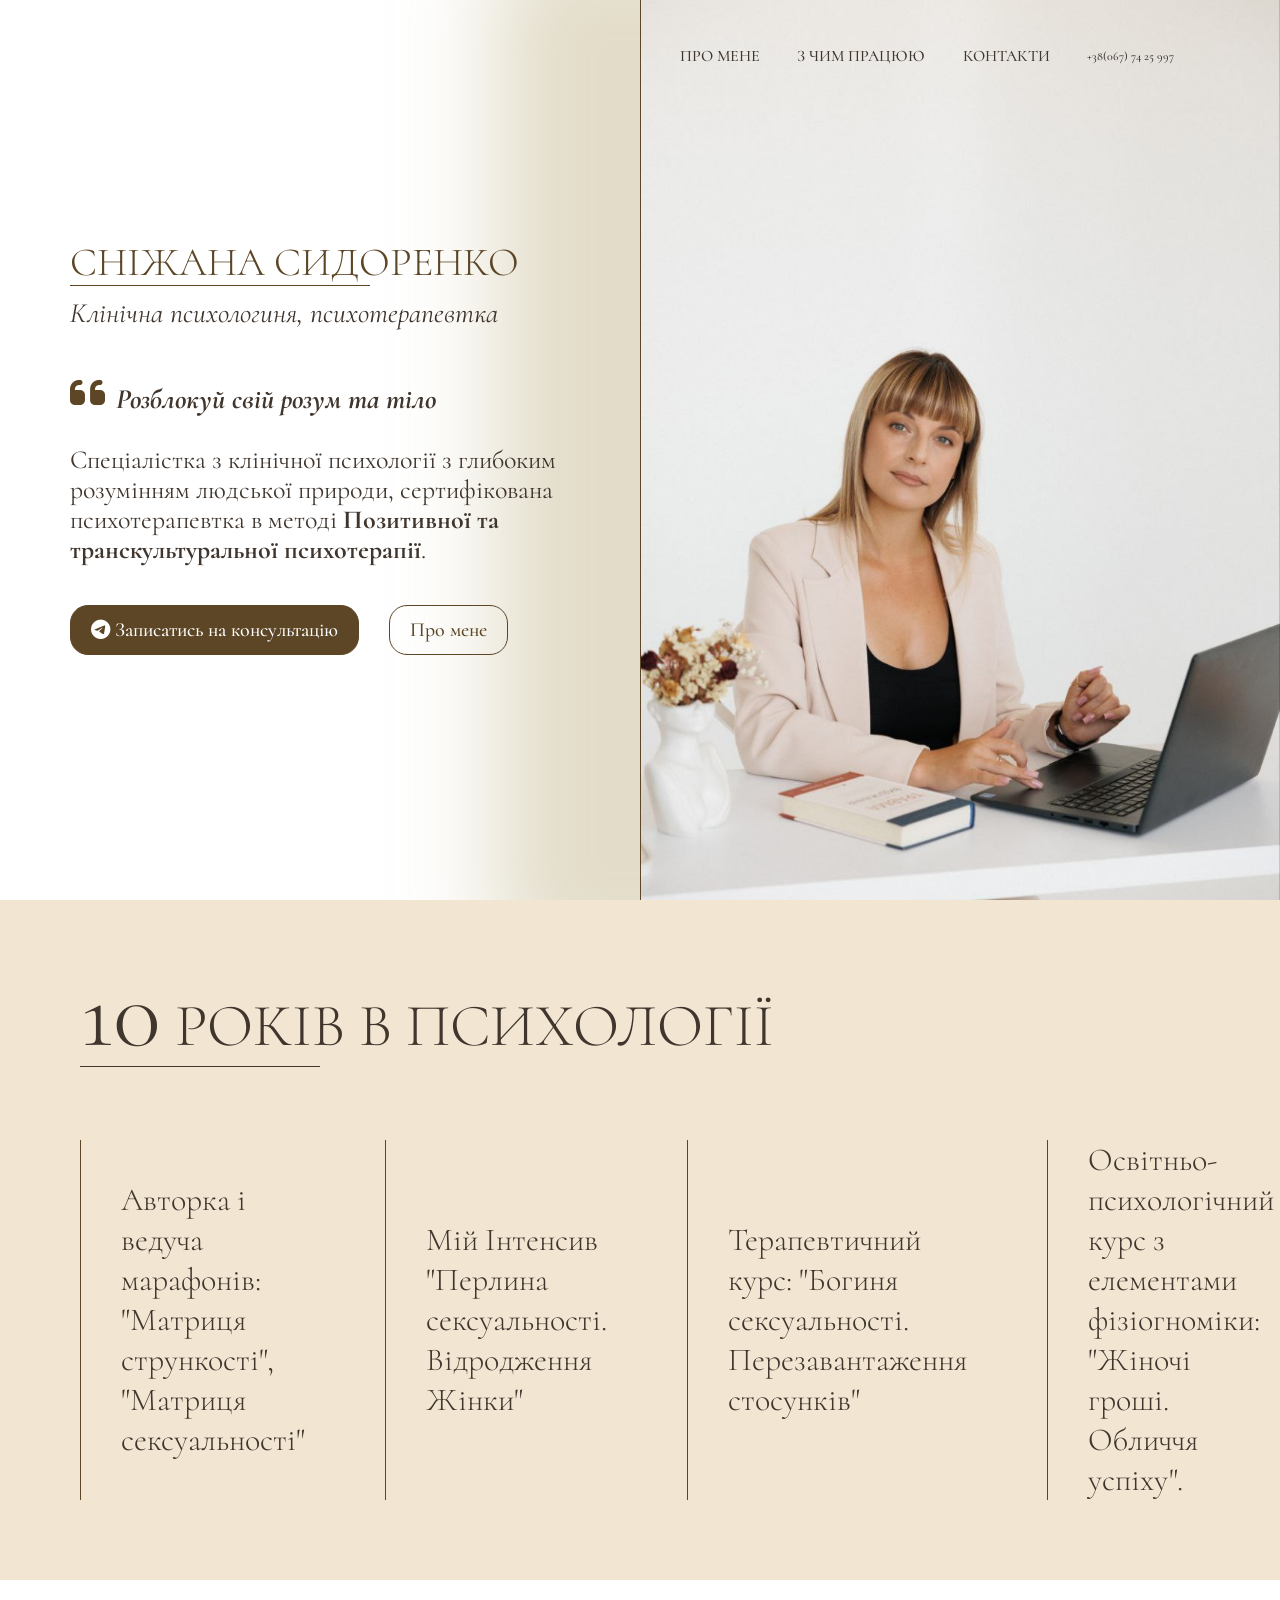
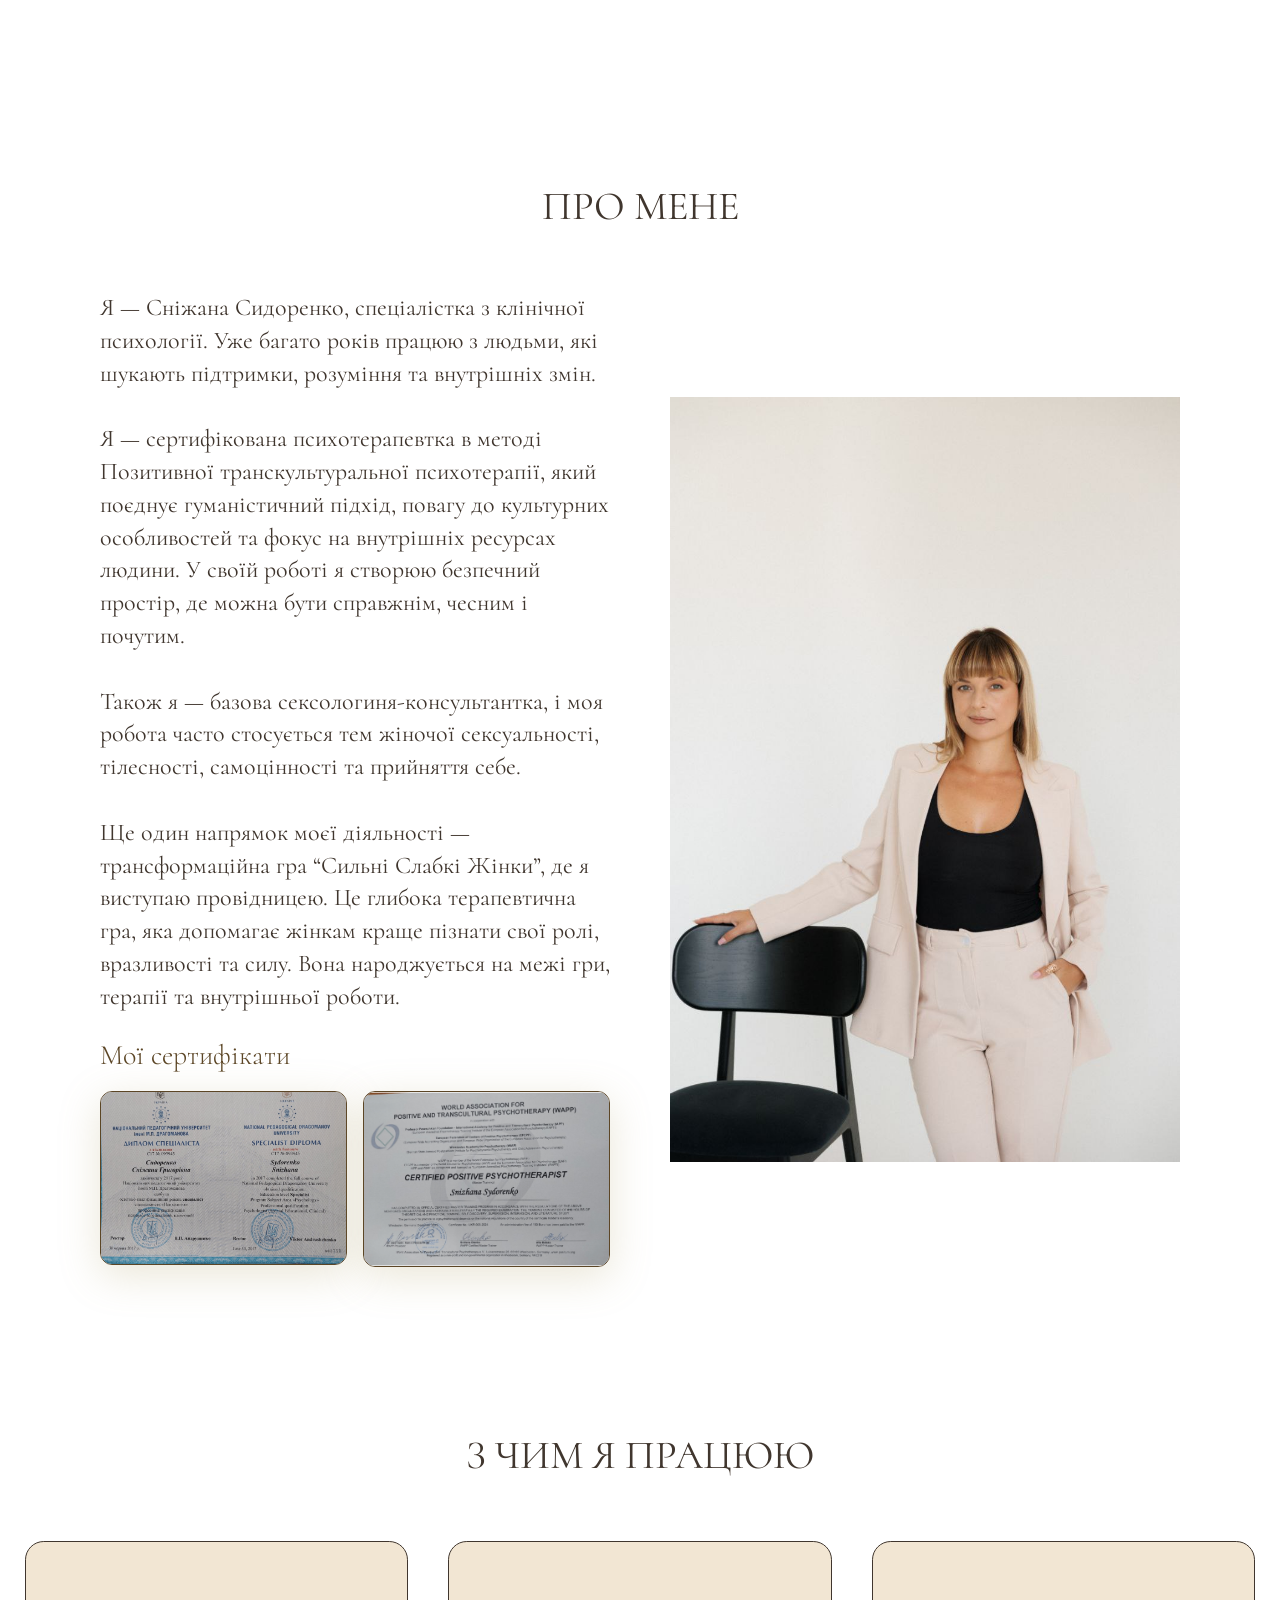
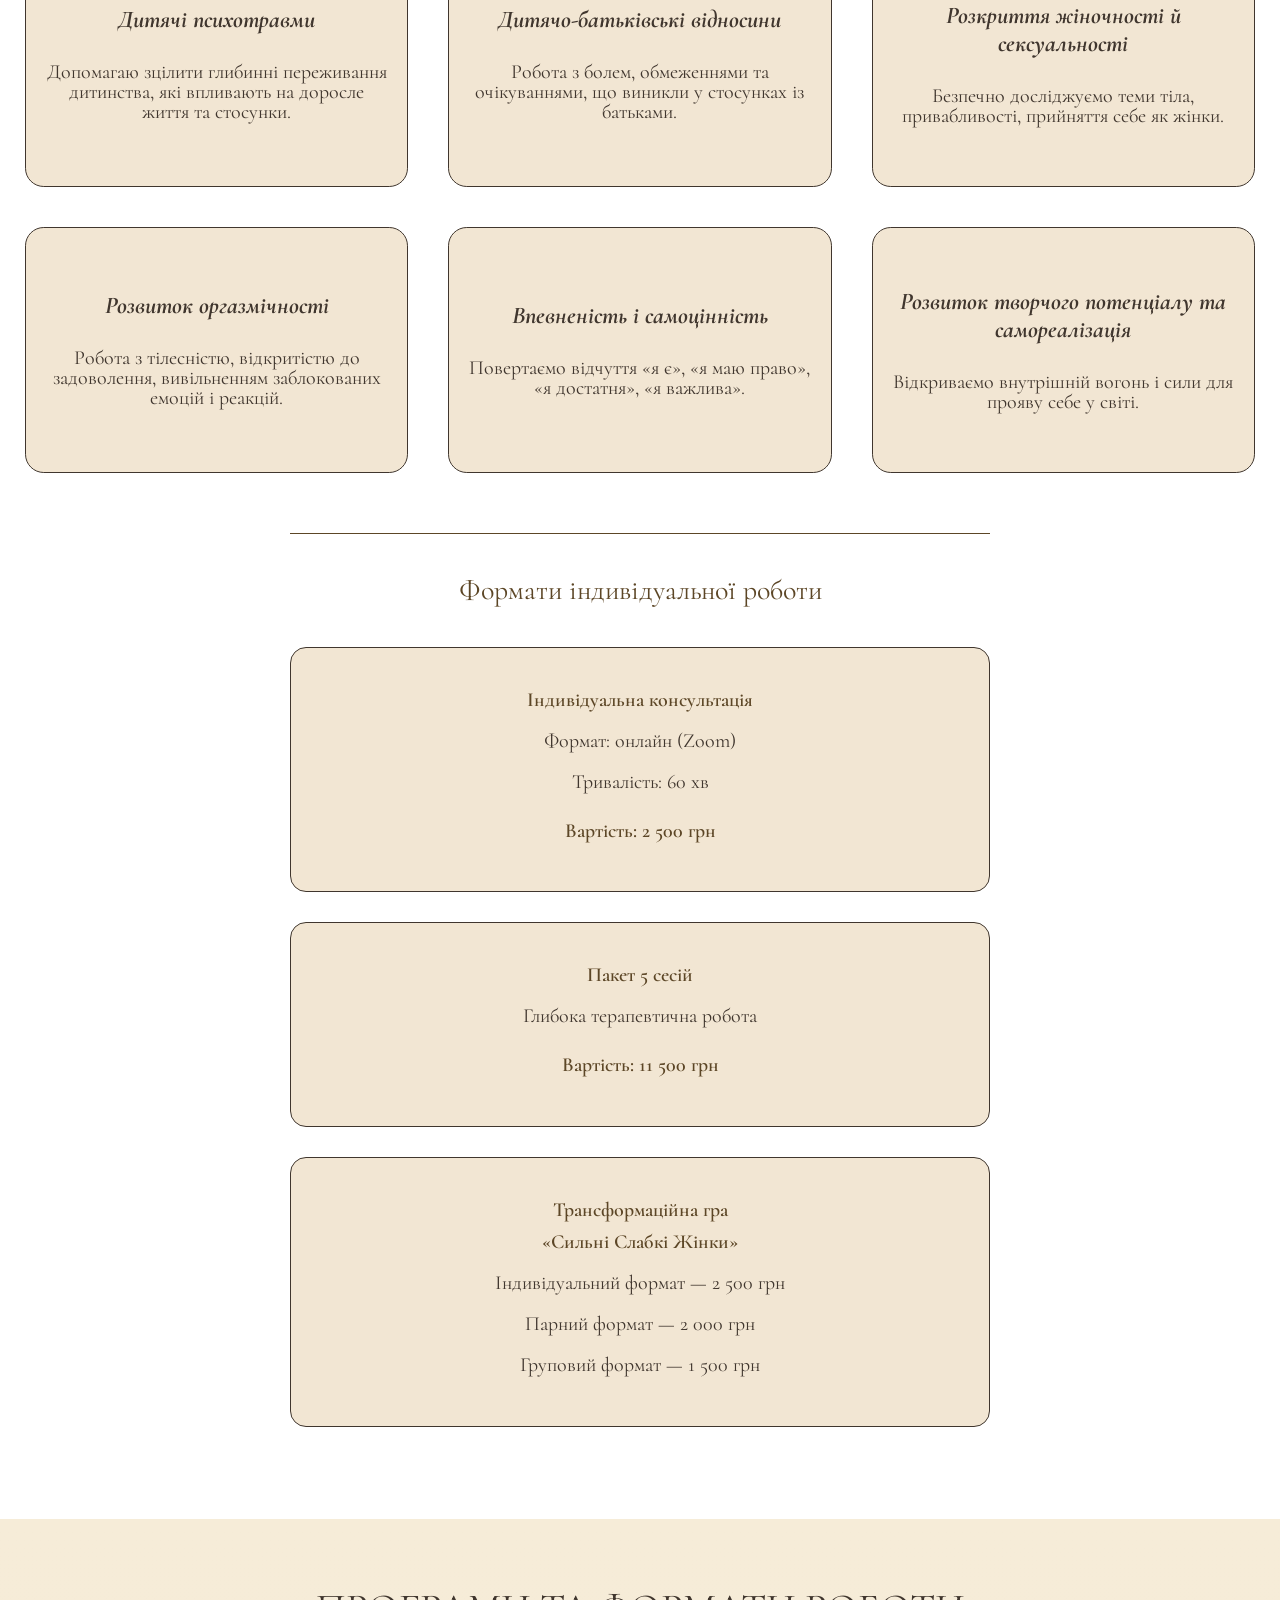
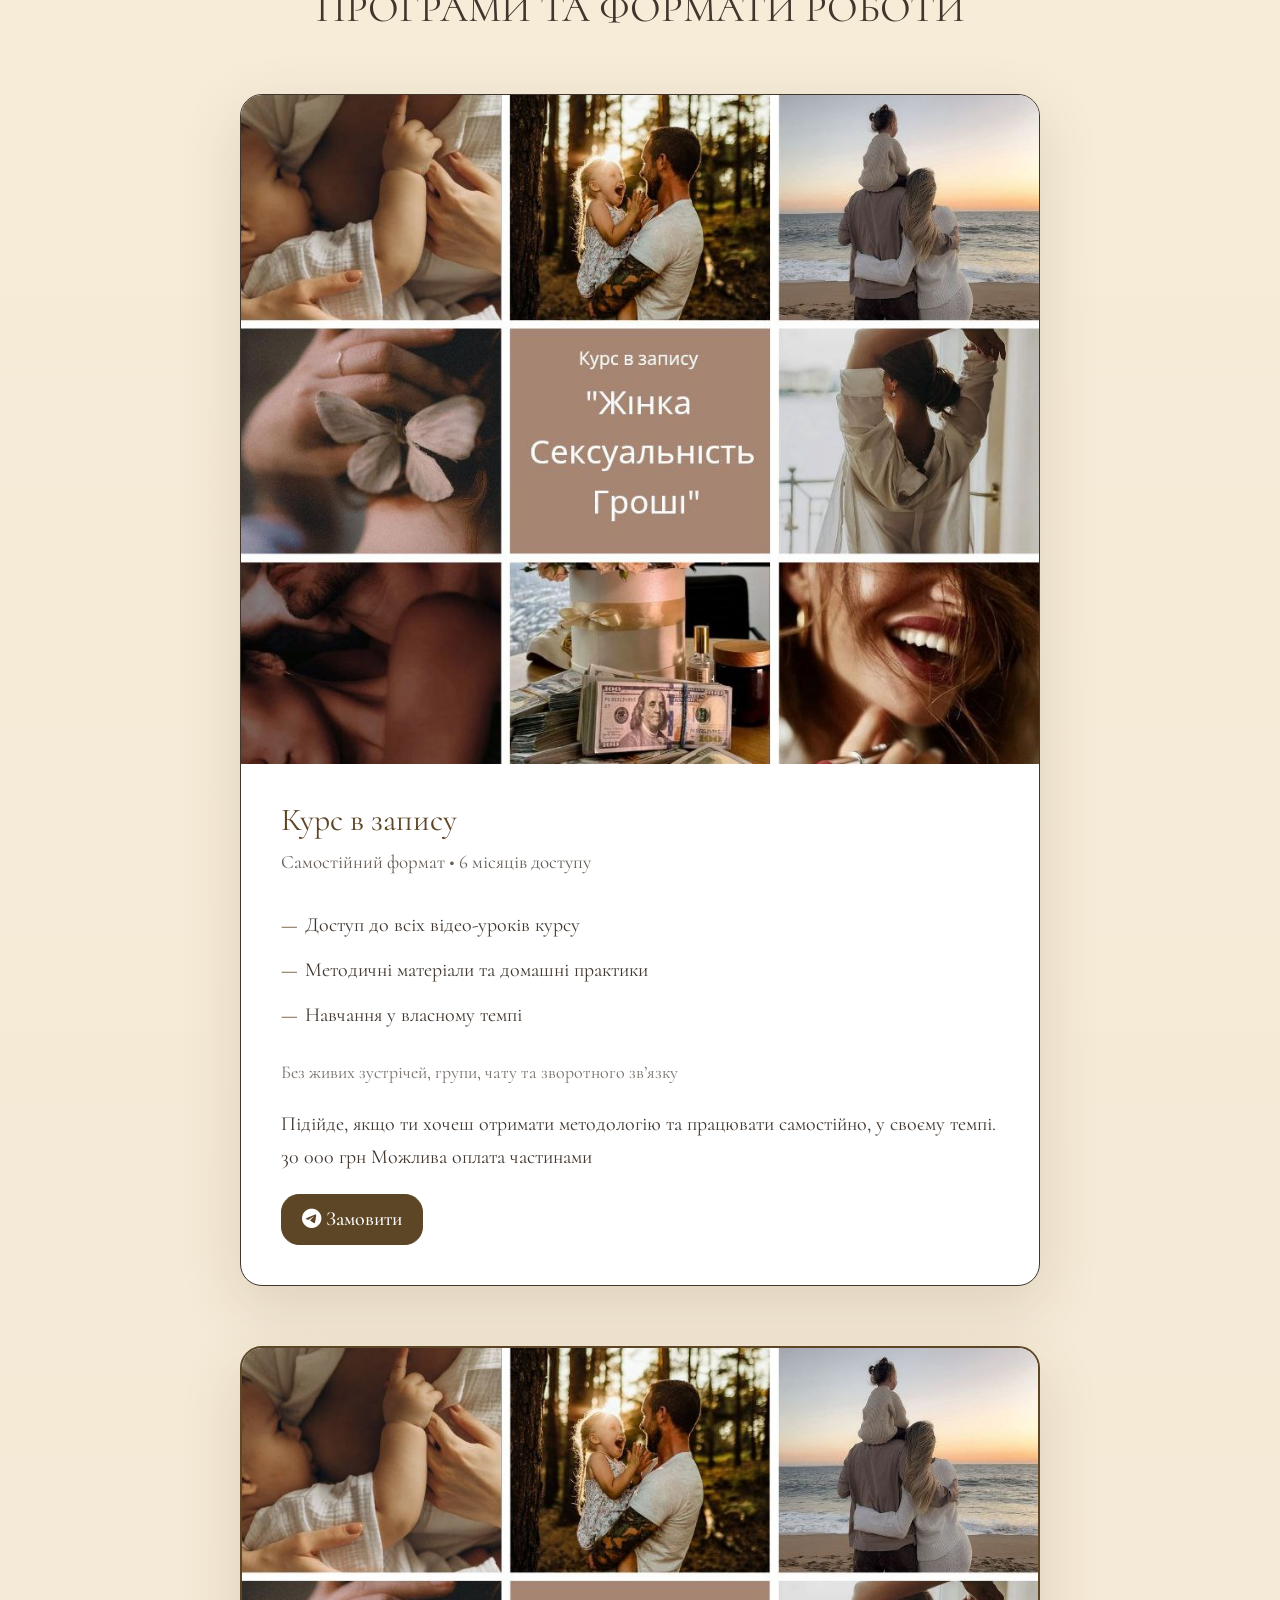
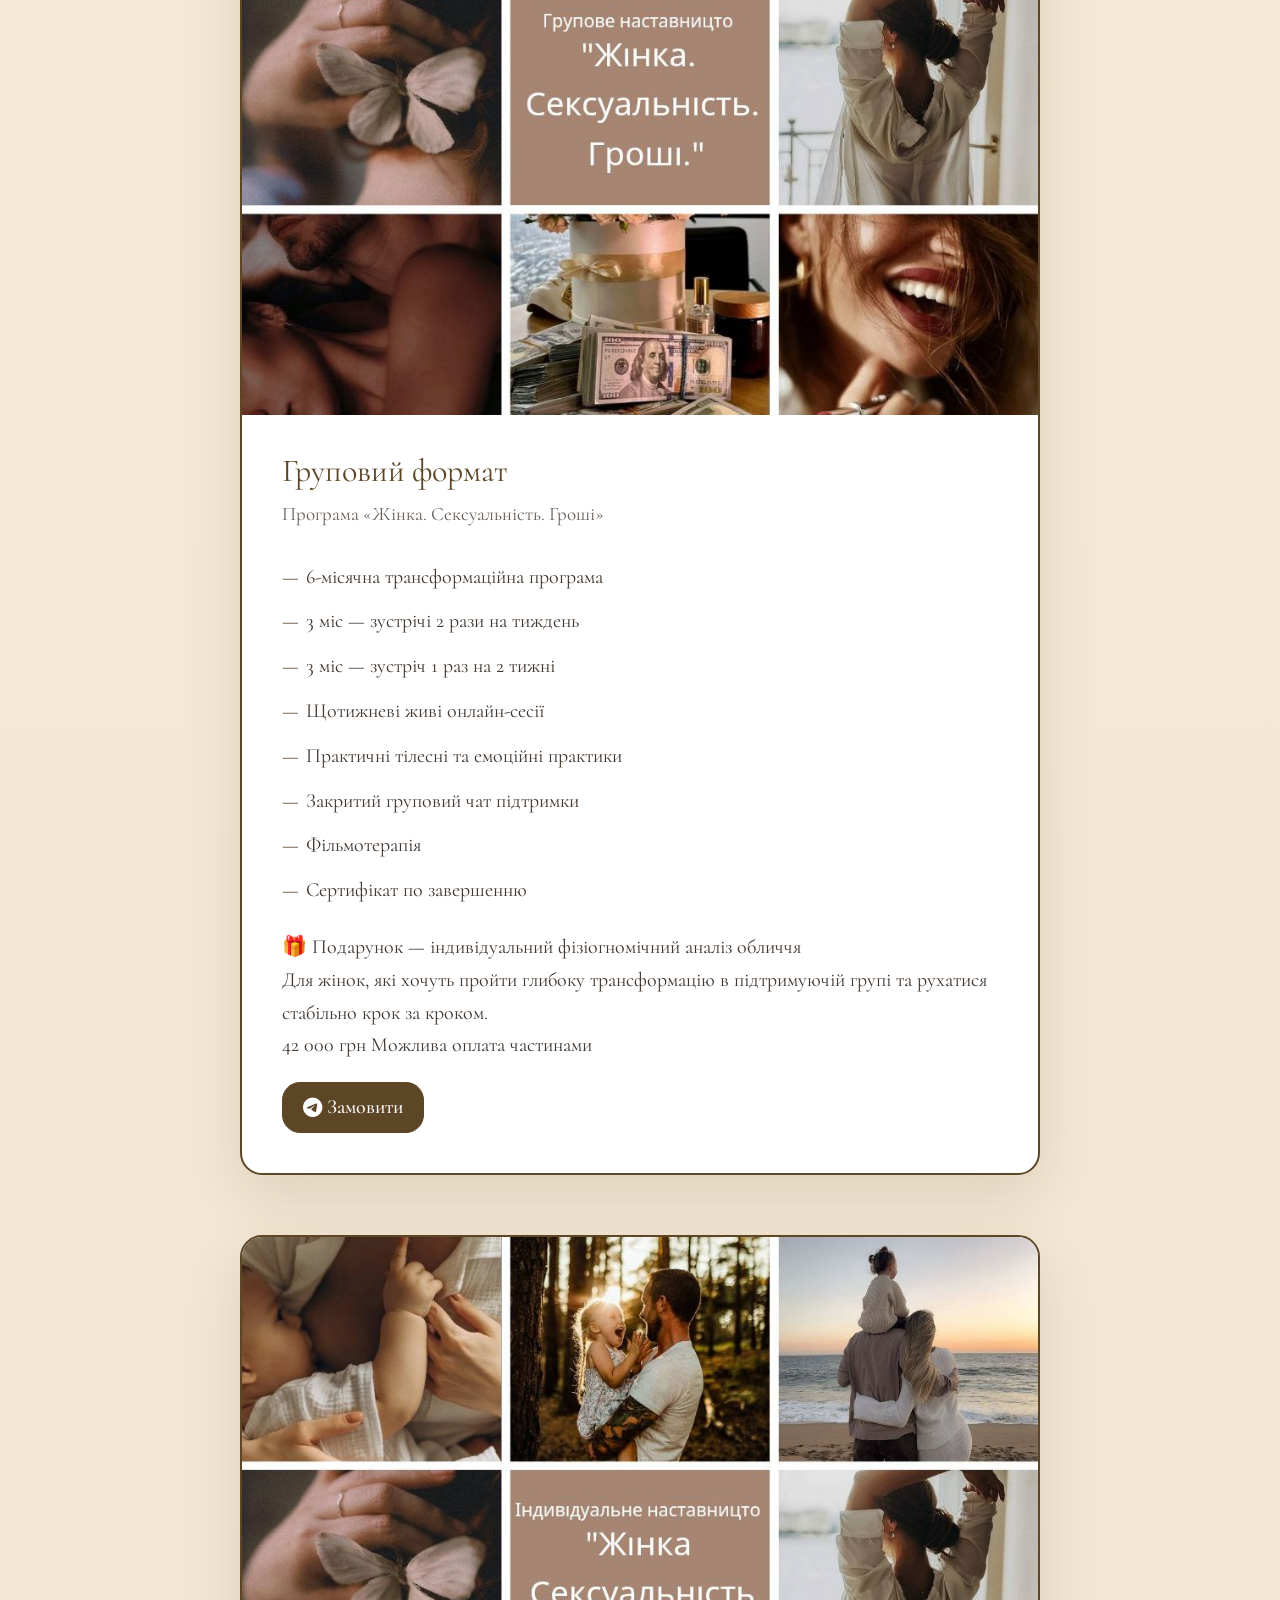
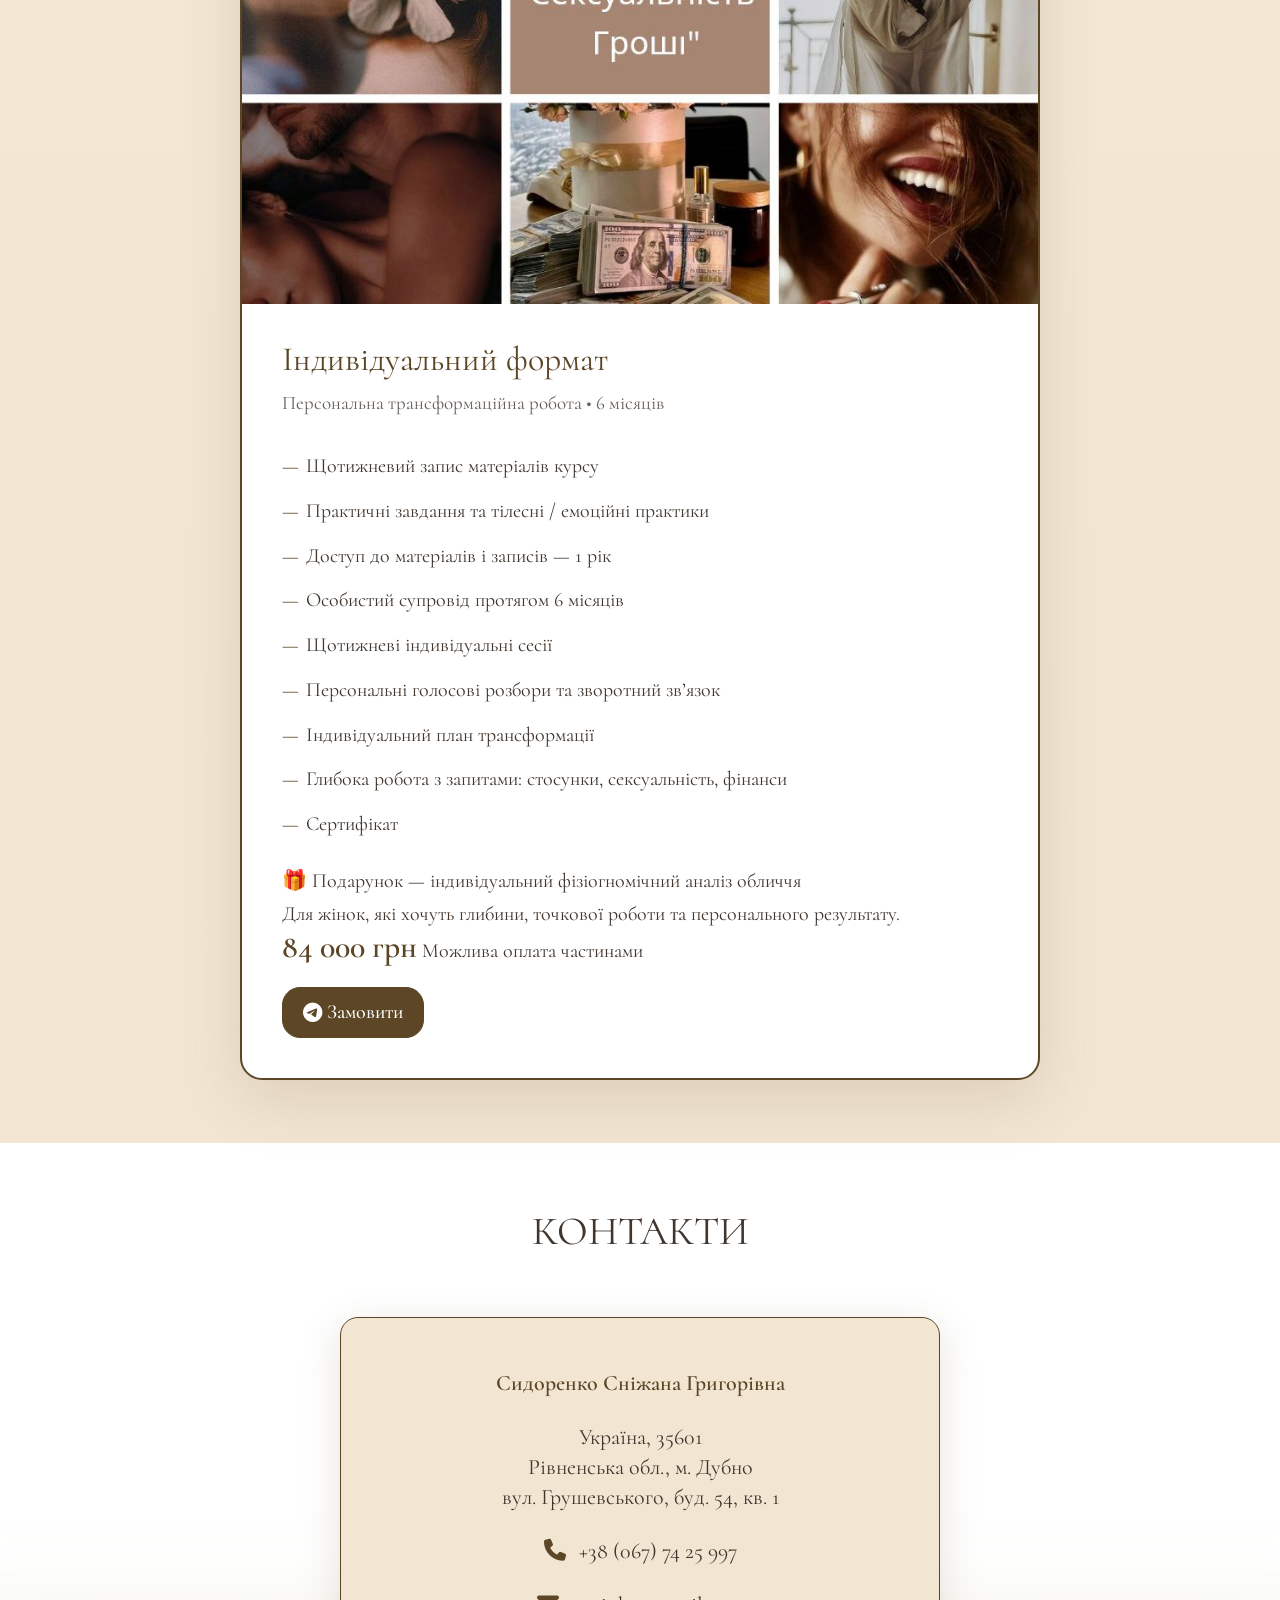
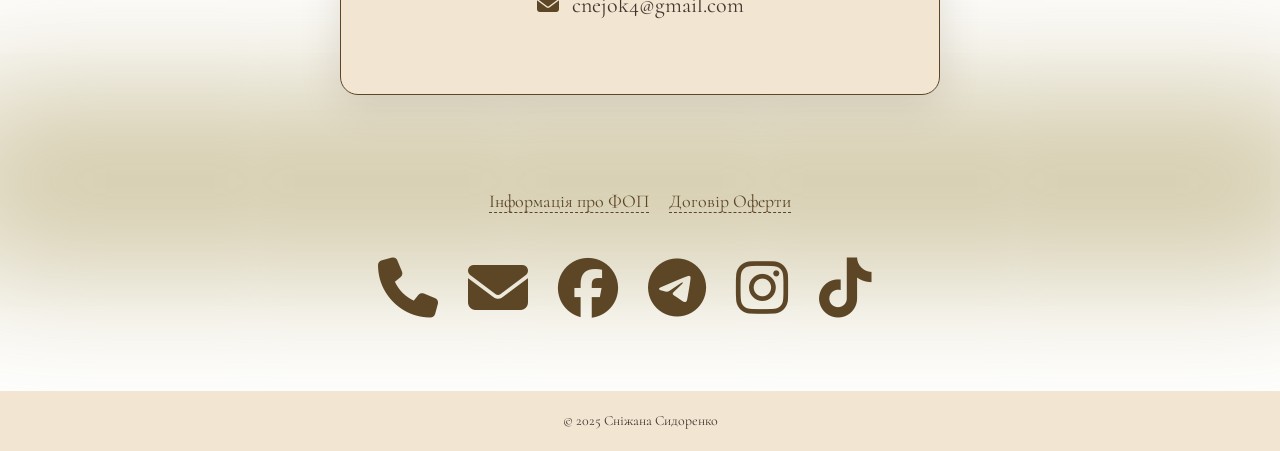
<file: index.html>
<!doctype html>
<html lang="uk">
  <head>
    
    <meta charset="UTF-8" />
    <meta name="viewport" content="width=device-width, initial-scale=1.0" />
    <title>Сніжана Сидоренко</title>
    <link rel="stylesheet" href="style.css" />
    <link
      href="https://fonts.googleapis.com/css2?family=Playfair+Display:wght@400;700&family=Montserrat:wght@400;700&display=swap"
      rel="stylesheet"
    />
    <link
      rel="stylesheet"
      href="https://cdnjs.cloudflare.com/ajax/libs/font-awesome/6.4.0/css/all.min.css"
    />
  </head>

  <body>
    <header>
      <div class="header-text">
        <div class="text reveal">
          <h1>Сніжана Сидоренко</h1>
          <em>Клінічна психологиня, психотерапевтка</em>
          <p>
            <b
              ><em>
                <i class="fa-solid fa-quote-left"></i>Розблокуй свій розум та
                тіло</em
              ></b
            >
            <br />
            <br />
            Спеціалістка з клінічної психології з глибоким розумінням людської
            природи, сертифікована психотерапевтка в методі
            <b>Позитивної та транскультуральної психотерапії</b>.
          </p>
          <div class="buttons">
            <a
              href="https://t.me/PsychologistSneg"
              target="_blank"
              class="main-button"
              ><i class="fab fa-telegram"></i>Записатись на консультацію</a
            >
            <a href="#about">Про мене</a>
          </div>
        </div>
      </div>
      <div class="image">
        <nav>
          <a href="#about">Про мене</a>
          <a href="#services">З чим працюю</a>
          <a href="#contact">Контакти</a>
          <a href="tel:+380677425997">+38(067) 74 25 997</a>
        </nav>
        <img src="images/1.jpeg" alt="Фото психолога" />
      </div>
    </header>

    <section class="write reveal">
      <h2><span>10</span> років в психології</h2>
      <div class="list">
        <div>
          Авторка і ведуча марафонів: "Матриця стрункості", "Матриця
          сексуальності"
        </div>
        <div>Мій Інтенсив "Перлина сексуальності. Відродження Жінки"</div>
        <div>
          Терапевтичний курс: "Богиня сексуальності. Перезавантаження стосунків"
        </div>
        <div>
          Освітньо-психологічний курс з елементами фізіогноміки: "Жіночі гроші.
          Обличчя успіху".
        </div>
      </div>
    </section>

    <section id="about" class="reveal">
      <h2>Про мене</h2>
      <div class="text-about">
        <div>
          <p>
            Я — Сніжана Сидоренко, спеціалістка з клінічної психології. Уже
            багато років працюю з людьми, які шукають підтримки, розуміння та
            внутрішніх змін. <br />
            <br />

            Я — сертифікована психотерапевтка в методі Позитивної
            транскультуральної психотерапії, який поєднує гуманістичний підхід,
            повагу до культурних особливостей та фокус на внутрішніх ресурсах
            людини. У своїй роботі я створюю безпечний простір, де можна бути
            справжнім, чесним і почутим. <br />
            <br />

            Також я — базова сексологиня-консультантка, і моя робота часто
            стосується тем жіночої сексуальності, тілесності, самоцінності та
            прийняття себе. <br />
            <br />

            Ще один напрямок моєї діяльності — трансформаційна гра “Сильні
            Слабкі Жінки”, де я виступаю провідницею. Це глибока терапевтична
            гра, яка допомагає жінкам краще пізнати свої ролі, вразливості та
            силу. Вона народжується на межі гри, терапії та внутрішньої роботи.
          </p>
          <div class="certificates reveal">
            <h3>Мої сертифікати</h3>

            <div class="certificates-grid">
              <div class="certificate-item">
                <img src="images/certificate-1.png" alt="Сертифікат" />
              </div>

              <div class="certificate-item">
                <img src="images/certificate-2.png" alt="Сертифікат" />
              </div>
            </div>
          </div>
        </div>

        <img src="images/2.jpeg" alt="Сніжана Сидоренко" />
      </div>
    </section>

    <section id="services" class="reveal">
      <h2>З чим я працюю</h2>
      <div class="work-grid">
        <div class="work-item">
          <em>Дитячі психотравми</em>
          <p>
            Допомагаю зцілити глибинні переживання дитинства, які впливають на
            доросле життя та стосунки.
          </p>
        </div>
        <div class="work-item">
          <em>Дитячо-батьківські відносини</em>
          <p>
            Робота з болем, обмеженнями та очікуваннями, що виникли у стосунках
            із батьками.
          </p>
        </div>
        <div class="work-item">
          <em>Розкриття жіночності й сексуальності</em>
          <p>
            Безпечно досліджуємо теми тіла, привабливості, прийняття себе як
            жінки.
          </p>
        </div>
        <div class="work-item">
          <em>Розвиток оргазмічності</em>
          <p>
            Робота з тілесністю, відкритістю до задоволення, вивільненням
            заблокованих емоцій і реакцій.
          </p>
        </div>
        <div class="work-item">
          <em>Впевненість і самоцінність</em>
          <p>
            Повертаємо відчуття «я є», «я маю право», «я достатня», «я важлива».
          </p>
        </div>
        <div class="work-item">
          <em>Розвиток творчого потенціалу та самореалізація</em>
          <p>Відкриваємо внутрішній вогонь і сили для прояву себе у світі.</p>
        </div>
      </div>

      <div class="services-text-block">
        <h3>Формати індивідуальної роботи</h3>

        <div class="service-text-item">
          <p class="service-title">Індивідуальна консультація</p>
          <p>Формат: онлайн (Zoom)</p>
          <p>Тривалість: 60 хв</p>
          <p class="service-price">Вартість: 2 500 грн</p>
        </div>

        <div class="service-text-item">
          <p class="service-title">Пакет 5 сесій</p>
          <p>Глибока терапевтична робота</p>
          <p class="service-price">Вартість: 11 500 грн</p>
        </div>

        <div class="service-text-item">
          <p class="service-title">
            Трансформаційна гра<br />«Сильні Слабкі Жінки»
          </p>
          <p>Індивідуальний формат — 2 500 грн</p>
          <p>Парний формат — 2 000 грн</p>
          <p>Груповий формат — 1 500 грн</p>
        </div>
      </div>
    </section>

    <section id="products" class="reveal">
      <h2>Програми та формати роботи</h2>

      <div class="products-grid">
        <!-- ПРОДУКТ 1 -->
        <div class="product-card">
          <div class="product-image">
            <img src="images/p2.jpg" alt="Курс в записі" />
          </div>

          <div class="product-content">
            <h3>Курс в запису</h3>
            <p class="product-subtitle">
              Самостійний формат • 6 місяців доступу
            </p>

            <ul>
              <li>Доступ до всіх відео-уроків курсу</li>
              <li>Методичні матеріали та домашні практики</li>
              <li>Навчання у власному темпі</li>
            </ul>

            <p class="product-muted">
              Без живих зустрічей, групи, чату та зворотного зв’язку
            </p>

            <p class="product-for">
              Підійде, якщо ти хочеш отримати методологію та працювати
              самостійно, у своєму темпі.
            </p>

            <div class="product-footer">
              <span class="price">30 000 грн</span>
              <span class="installment">Можлива оплата частинами</span>
            </div>

            <div class="buttons">
              <a
                href="https://t.me/PsychologistSneg"
                target="_blank"
                class="main-button"
                ><i class="fab fa-telegram"></i>Замовити</a
              >
            </div>
          </div>
        </div>

        <!-- ПРОДУКТ 2 -->
        <div class="product-card featured">
          <div class="product-image">
            <img src="images/p1.jpg" alt="Груповий формат" />
          </div>

          <div class="product-content">
            <h3>Груповий формат</h3>
            <p class="product-subtitle">
              Програма «Жінка. Сексуальність. Гроші»
            </p>

            <ul>
              <li>6-місячна трансформаційна програма</li>
              <li>3 міс — зустрічі 2 рази на тиждень</li>
              <li>3 міс — зустріч 1 раз на 2 тижні</li>
              <li>Щотижневі живі онлайн-сесії</li>
              <li>Практичні тілесні та емоційні практики</li>
              <li>Закритий груповий чат підтримки</li>
              <li>Фільмотерапія</li>
              <li>Сертифікат по завершенню</li>
            </ul>

            <p class="product-bonus">
              🎁 Подарунок — індивідуальний фізіогномічний аналіз обличчя
            </p>

            <p class="product-for">
              Для жінок, які хочуть пройти глибоку трансформацію в підтримуючій
              групі та рухатися стабільно крок за кроком.
            </p>

            <div class="product-footer">
              <span class="price">42 000 грн</span>
              <span class="installment">Можлива оплата частинами</span>
            </div>

            <div class="buttons">
              <a
                href="https://t.me/PsychologistSneg"
                target="_blank"
                class="main-button"
                ><i class="fab fa-telegram"></i>Замовити</a
              >
            </div>
          </div>
        </div>

        <!-- ПРОДУКТ 3 -->
        <div class="product-card premium">
          <div class="product-image">
            <img src="images/p3.jpg" alt="Індивідуальний формат" />
          </div>

          <div class="product-content">
            <h3>Індивідуальний формат</h3>
            <p class="product-subtitle">
              Персональна трансформаційна робота • 6 місяців
            </p>

            <ul>
              <li>Щотижневий запис матеріалів курсу</li>
              <li>Практичні завдання та тілесні / емоційні практики</li>
              <li>Доступ до матеріалів і записів — 1 рік</li>
              <li>Особистий супровід протягом 6 місяців</li>
              <li>Щотижневі індивідуальні сесії</li>
              <li>Персональні голосові розбори та зворотний зв’язок</li>
              <li>Індивідуальний план трансформації</li>
              <li>
                Глибока робота з запитами: стосунки, сексуальність, фінанси
              </li>
              <li>Сертифікат</li>
            </ul>

            <p class="product-bonus">
              🎁 Подарунок — індивідуальний фізіогномічний аналіз обличчя
            </p>

            <p class="product-for">
              Для жінок, які хочуть глибини, точкової роботи та персонального
              результату.
            </p>

            <div class="product-footer">
              <span class="price premium-price">84 000 грн</span>
              <span class="installment">Можлива оплата частинами</span>
            </div>
            <div class="buttons">
              <a
                href="https://t.me/PsychologistSneg"
                target="_blank"
                class="main-button"
                ><i class="fab fa-telegram"></i>Замовити</a
              >
            </div>
          </div>
        </div>
      </div>
    </section>

    <section id="contact" class="reveal">
      <h2>Контакти</h2>

      <div class="contact-card">
        <p class="contact-name">Сидоренко Сніжана Григорівна</p>

        <p>
          Україна, 35601<br />
          Рівненська обл., м. Дубно<br />
          вул. Грушевського, буд. 54, кв. 1
        </p>

        <p>
          <a href="tel:+380677425997">
            <i class="fa-solid fa-phone"></i> +38 (067) 74 25 997
          </a>
        </p>

        <p>
          <a href="mailto:cnejok4@gmail.com">
            <i class="fa-solid fa-envelope"></i> cnejok4@gmail.com
          </a>
        </p>
      </div>
      <div class="links">
        <p class="fop-link">
          <a href="#" id="openFop">Інформація про ФОП</a>
        </p>

        <p class="fop-link">
          <a href="TermsAndConditions.html">Договір Оферти</a>
        </p>
      </div>

      <!-- Модальне вікно -->
      <div class="modal" id="fopModal">
        <div class="modal-content">
          <span class="close-modal">&times;</span>

          <h3>Інформація про ФОП</h3>

          <p><strong>ФОП:</strong> Сидоренко Сніжана Григорівна</p>

          <p>
            <strong>Код за ЄДРПОУ / РНОКПП:</strong><br />
            3251 100 725
          </p>

          <p>
            <strong>Група платника:</strong> 3 група<br />
            <strong>Ставка:</strong> 5% від доходу, без реєстрації ПДВ
          </p>

          <p><strong>Перелік видів господарської діяльності (КВЕД):</strong></p>

          <ul class="kved-list">
            <li>18.20 — Тиражування аудіо-, відеозаписів і ПЗ</li>
            <li>47.91 — Роздрібна торгівля через інтернет</li>
            <li>58.19 — Інші види видавничої діяльності</li>
            <li>59.11 — Виробництво кіно- та відеофільмів</li>
            <li>59.12 — Компонування кіно- та відеофільмів</li>
            <li>59.20 — Видання звукозаписів</li>
            <li>63.11 — Оброблення даних, веб-розміщення</li>
            <li>63.12 — Веб-портали</li>
            <li>63.99 — Інші інформаційні послуги</li>
            <li>73.12 — Посередництво в розміщенні реклами</li>
            <li>74.20 — Діяльність у сфері фотографії</li>
            <li>82.19 — Копіювання та підготовка документів</li>
            <li>82.30 — Організація виставок і конгресів</li>
            <li>85.59 — Інші види освіти</li>
            <li>85.60 — Допоміжна діяльність у сфері освіти</li>
            <li>86.90 — Інша діяльність у сфері охорони здоров’я</li>
            <li>96.09 — Інші індивідуальні послуги</li>
          </ul>

          <p class="tax-info">
            Головне управління ДПС у Рівненській області,<br />
            Дубенська державна податкова інспекція<br />
            <em>від 13.10.2025</em>
          </p>
        </div>
      </div>

      <div class="contacts">
        <div class="icons">
          <a href="tel:+380677425997"><i class="fa-solid fa-phone"></i></a>
          <a href="mailto:cnejok4@gmail.com"><i class="fas fa-envelope"></i></a>
          <a
            target="_blank"
            href="https://www.facebook.com/people/%D0%A1%D0%B8%D0%B4%D0%BE%D1%80%D0%B5%D0%BD%D0%BA%D0%BE-%D0%A1%D0%BD%D1%96%D0%B6%D0%B0%D0%BD%D0%B0"
          >
            <i class="fab fa-facebook"></i>
          </a>
          <a href="https://t.me/PsychologistSneg" target="_blank">
            <i class="fab fa-telegram"></i>
          </a>
          <a
            href="https://www.instagram.com/psycholog__snizhana_sydorenko"
            target="_blank"
          >
            <i class="fab fa-instagram"></i>
          </a>
          <a
            href="https://www.tiktok.com/@sydorenkopsychologist"
            target="_blank"
          >
            <i class="fab fa-tiktok"></i>
          </a>
        </div>
      </div>
    </section>

    <footer>
      <p>&copy; 2025 Сніжана Сидоренко</p>
    </footer>
    <script>
      const reveals = document.querySelectorAll(".reveal");

      const observer = new IntersectionObserver(
        (entries) => {
          entries.forEach((entry) => {
            if (entry.isIntersecting) {
              entry.target.classList.add("active");
            }
          });
        },
        { threshold: 0.1 },
      );

      reveals.forEach((el) => observer.observe(el));
    </script>

    <script>
      const openFop = document.getElementById("openFop");
      const fopModal = document.getElementById("fopModal");
      const closeModal = document.querySelector(".close-modal");

      openFop.addEventListener("click", (e) => {
        e.preventDefault();
        fopModal.classList.add("active");
      });

      closeModal.addEventListener("click", () => {
        fopModal.classList.remove("active");
      });

      fopModal.addEventListener("click", (e) => {
        if (e.target === fopModal) {
          fopModal.classList.remove("active");
        }
      });
    </script>
  </body>
</html>
</file>
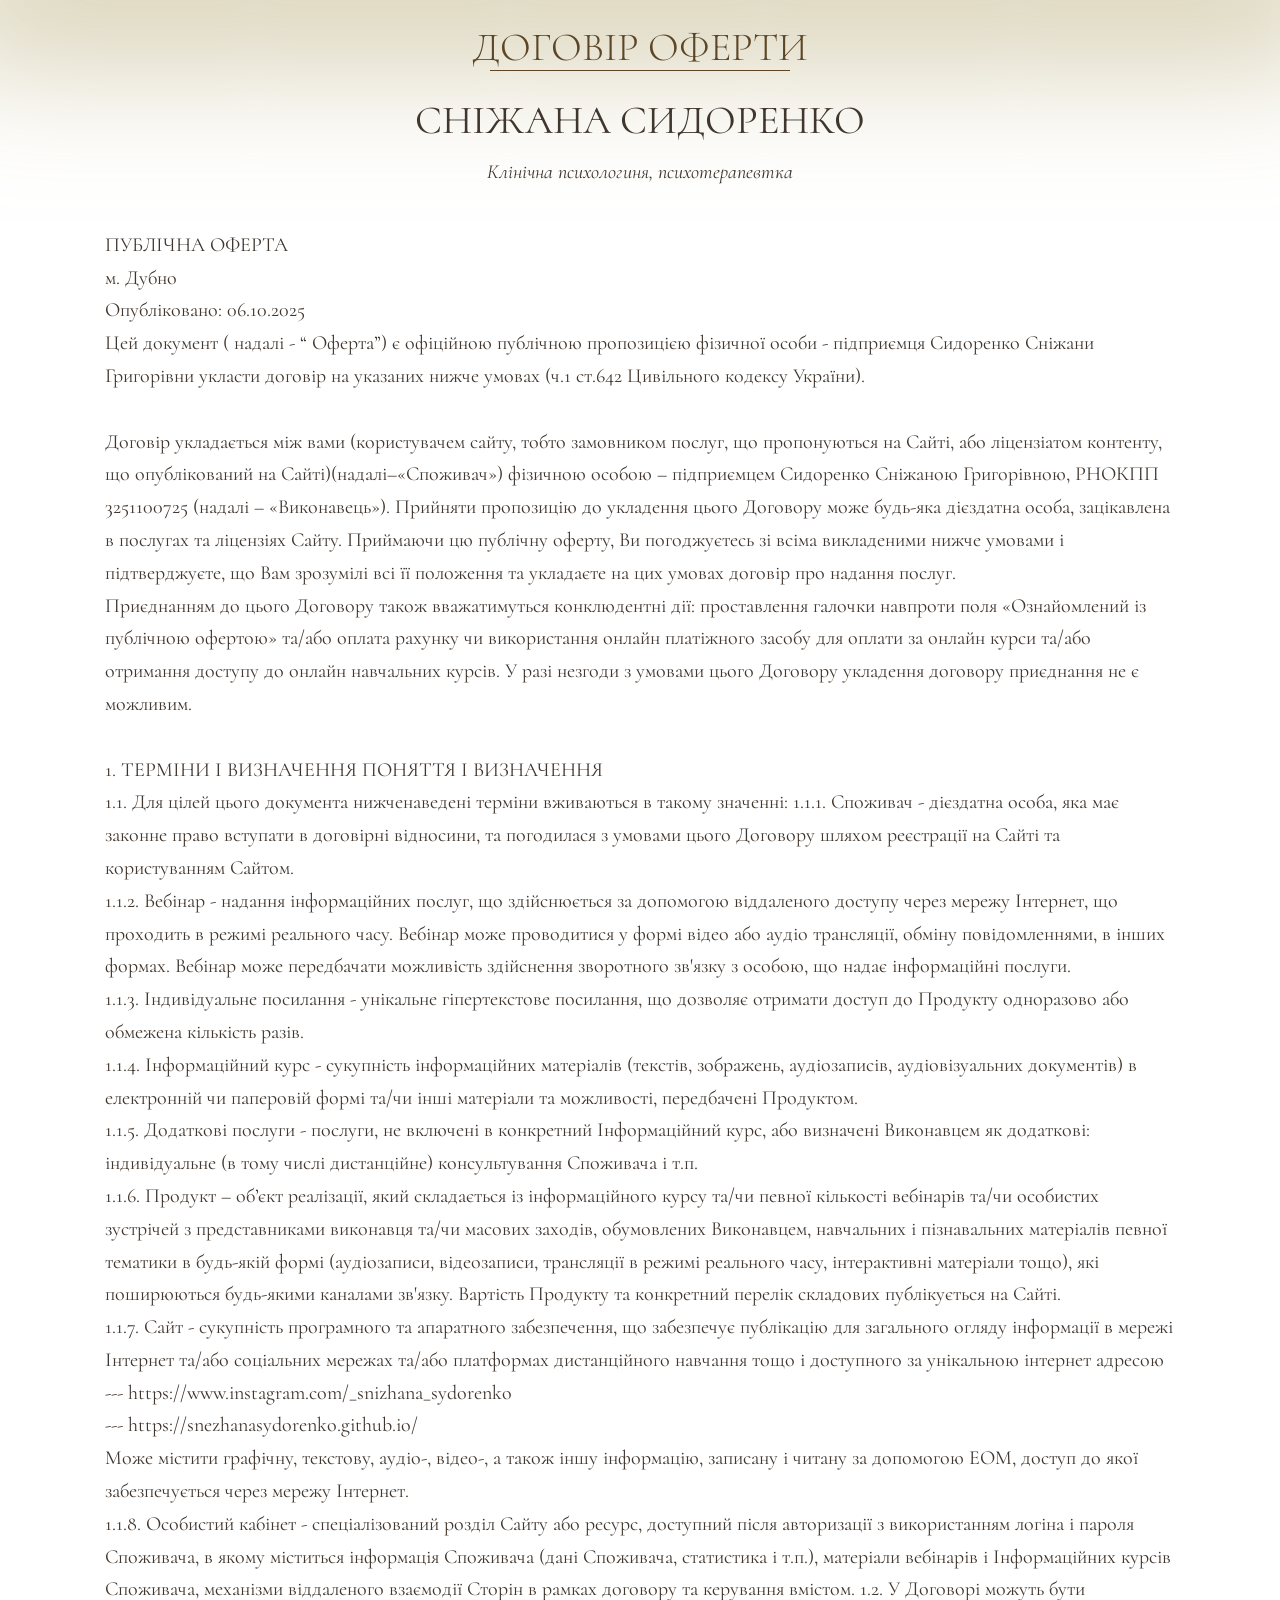
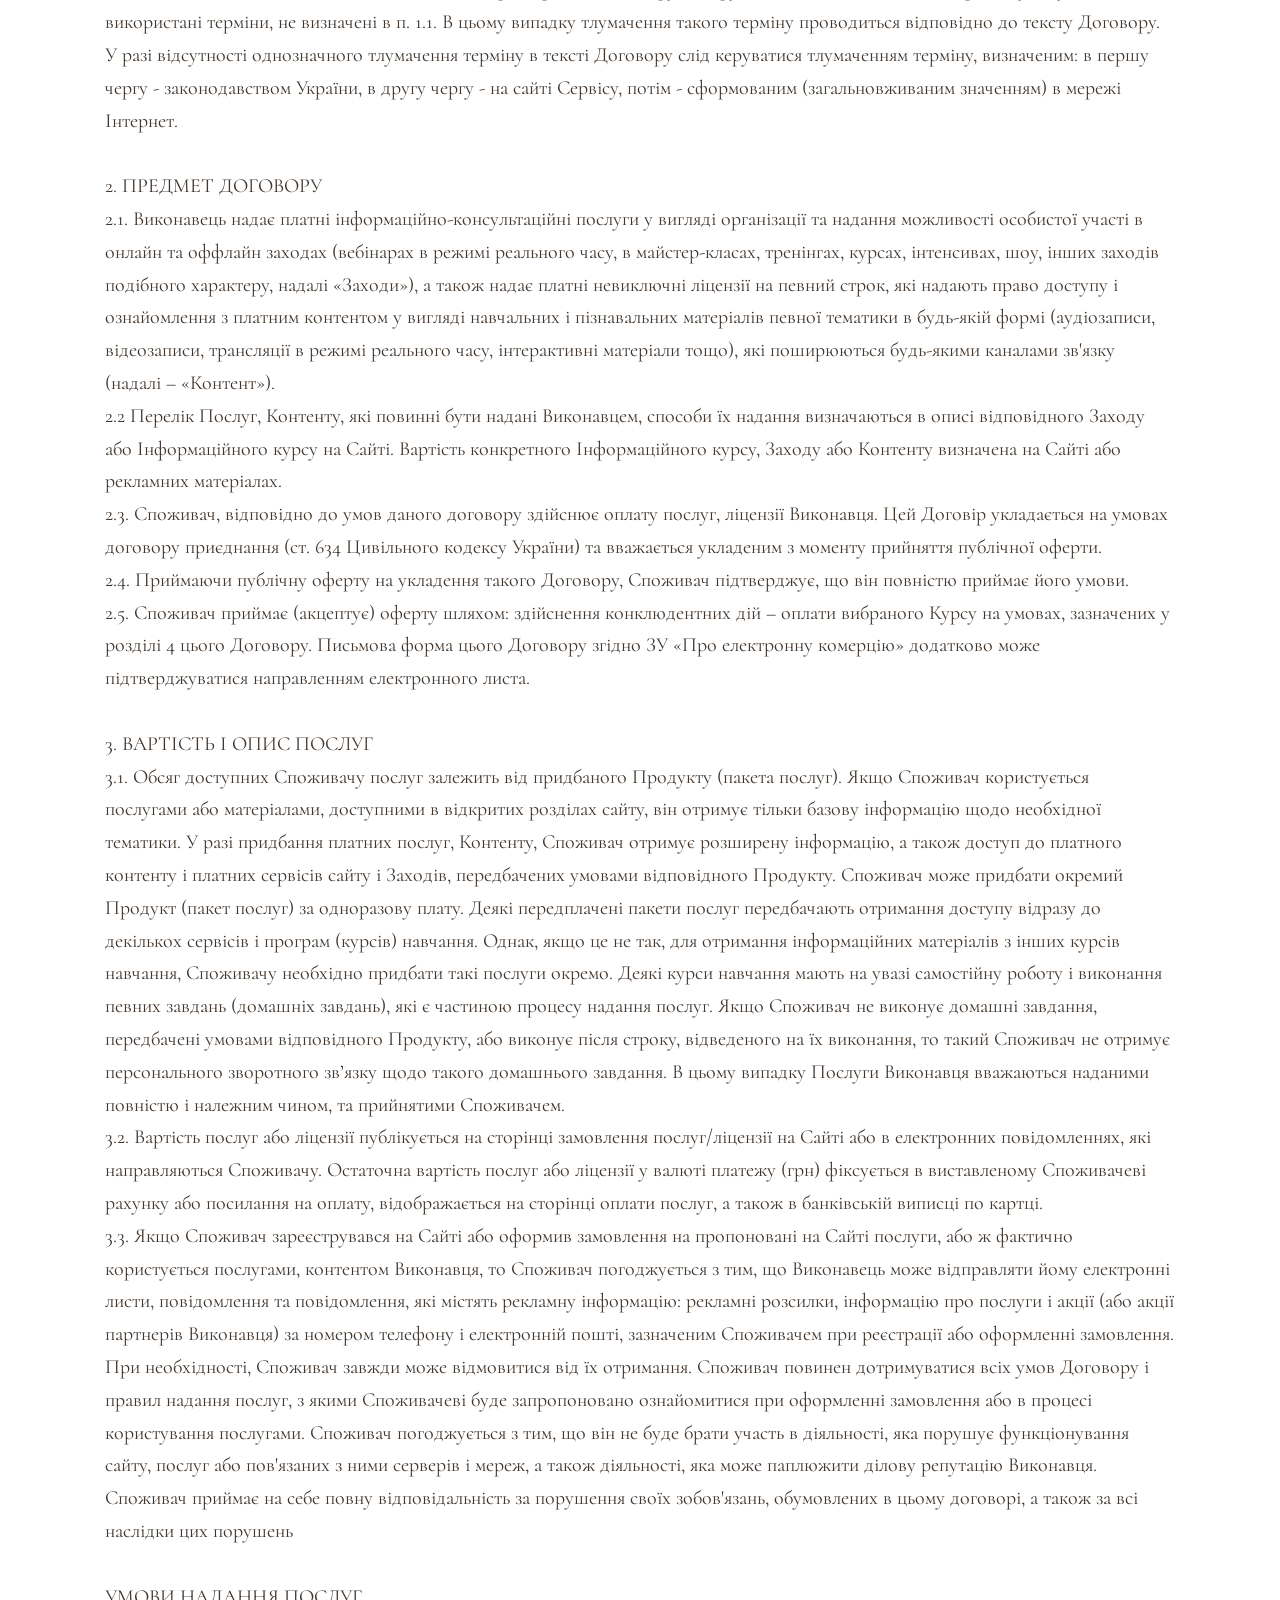
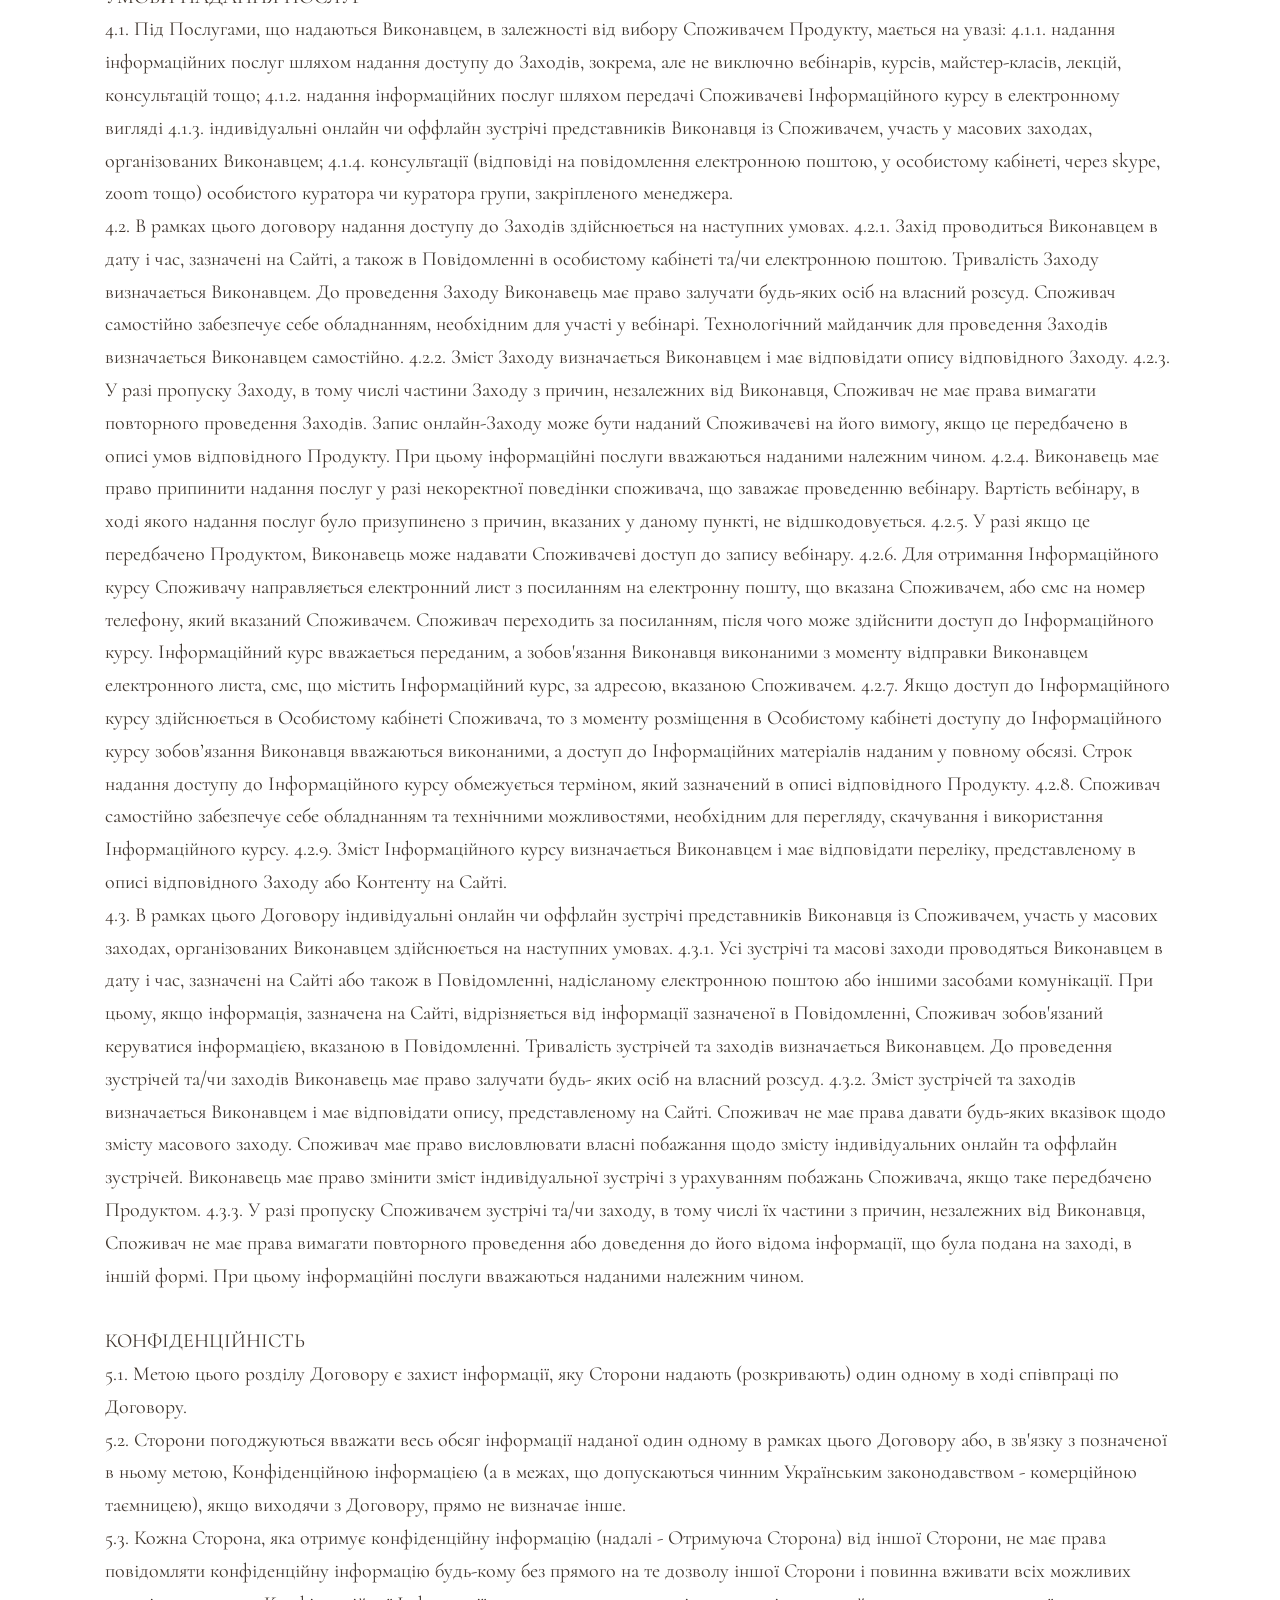
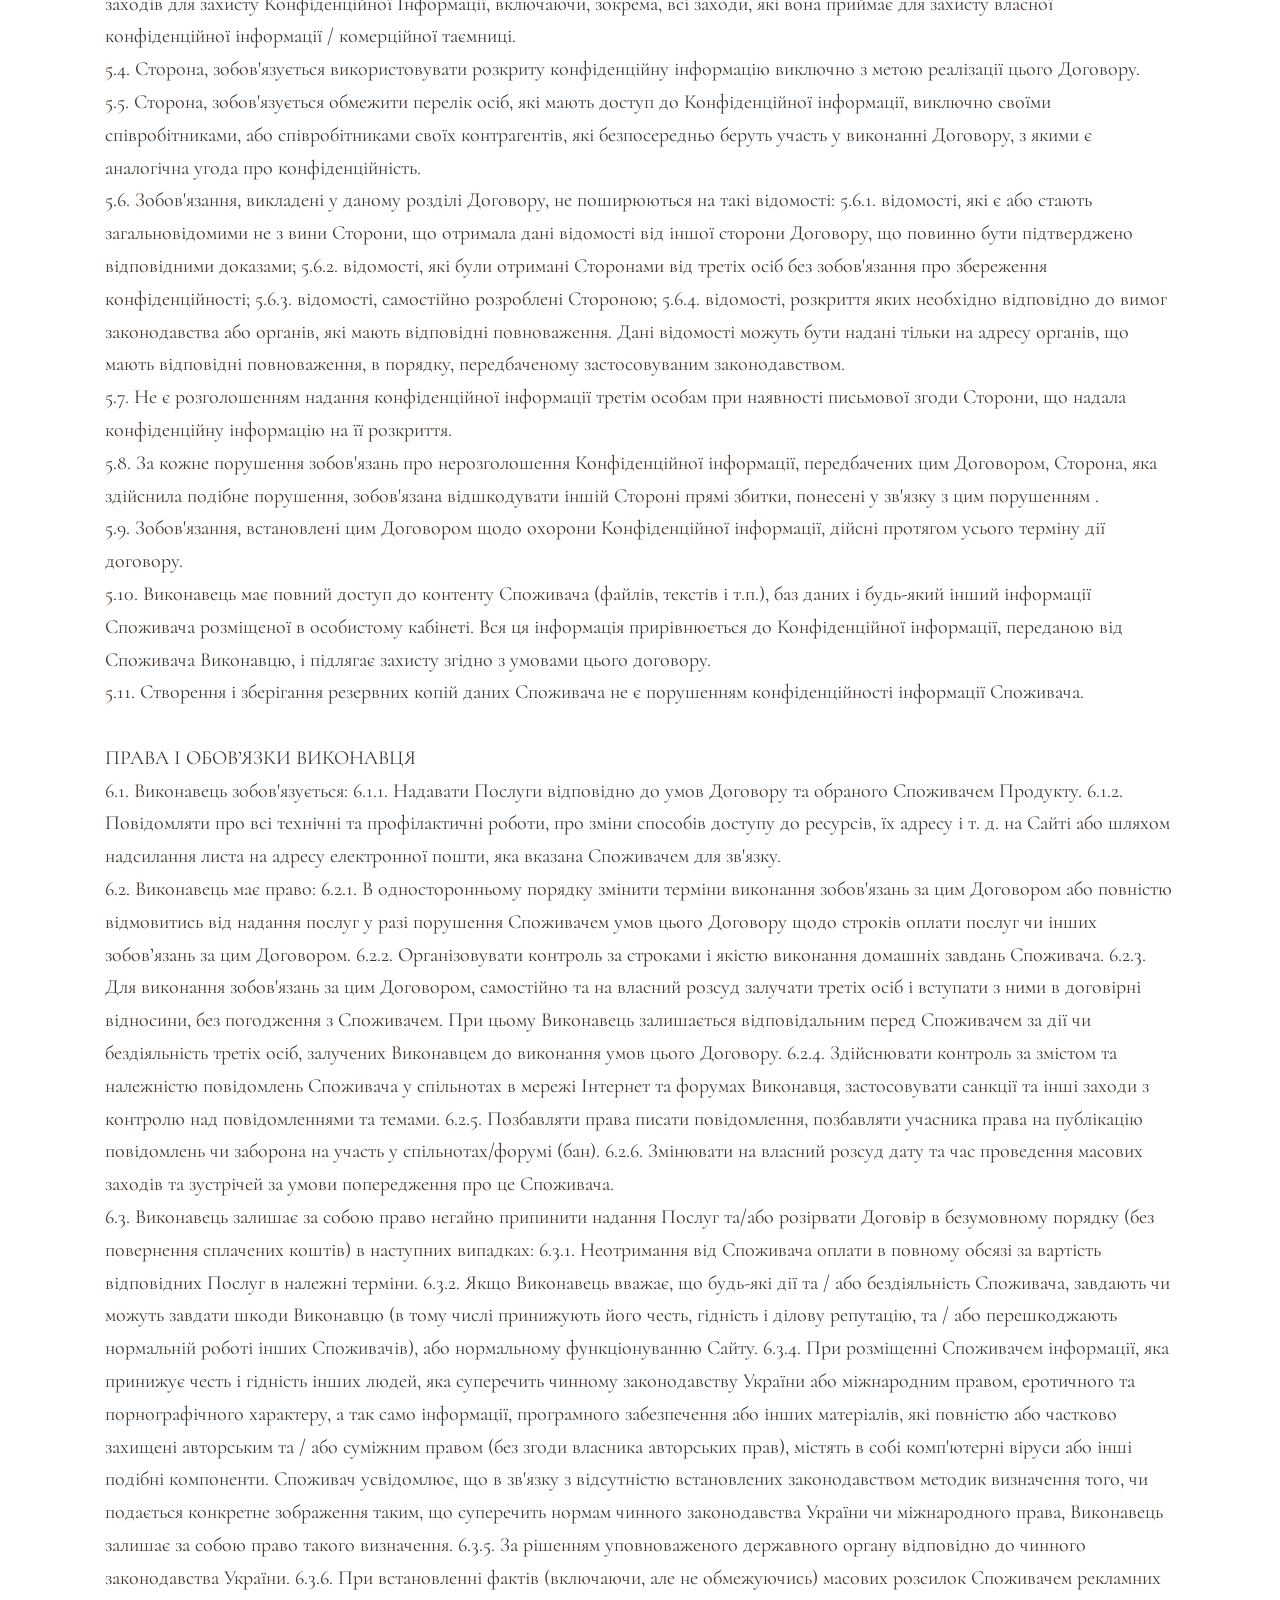
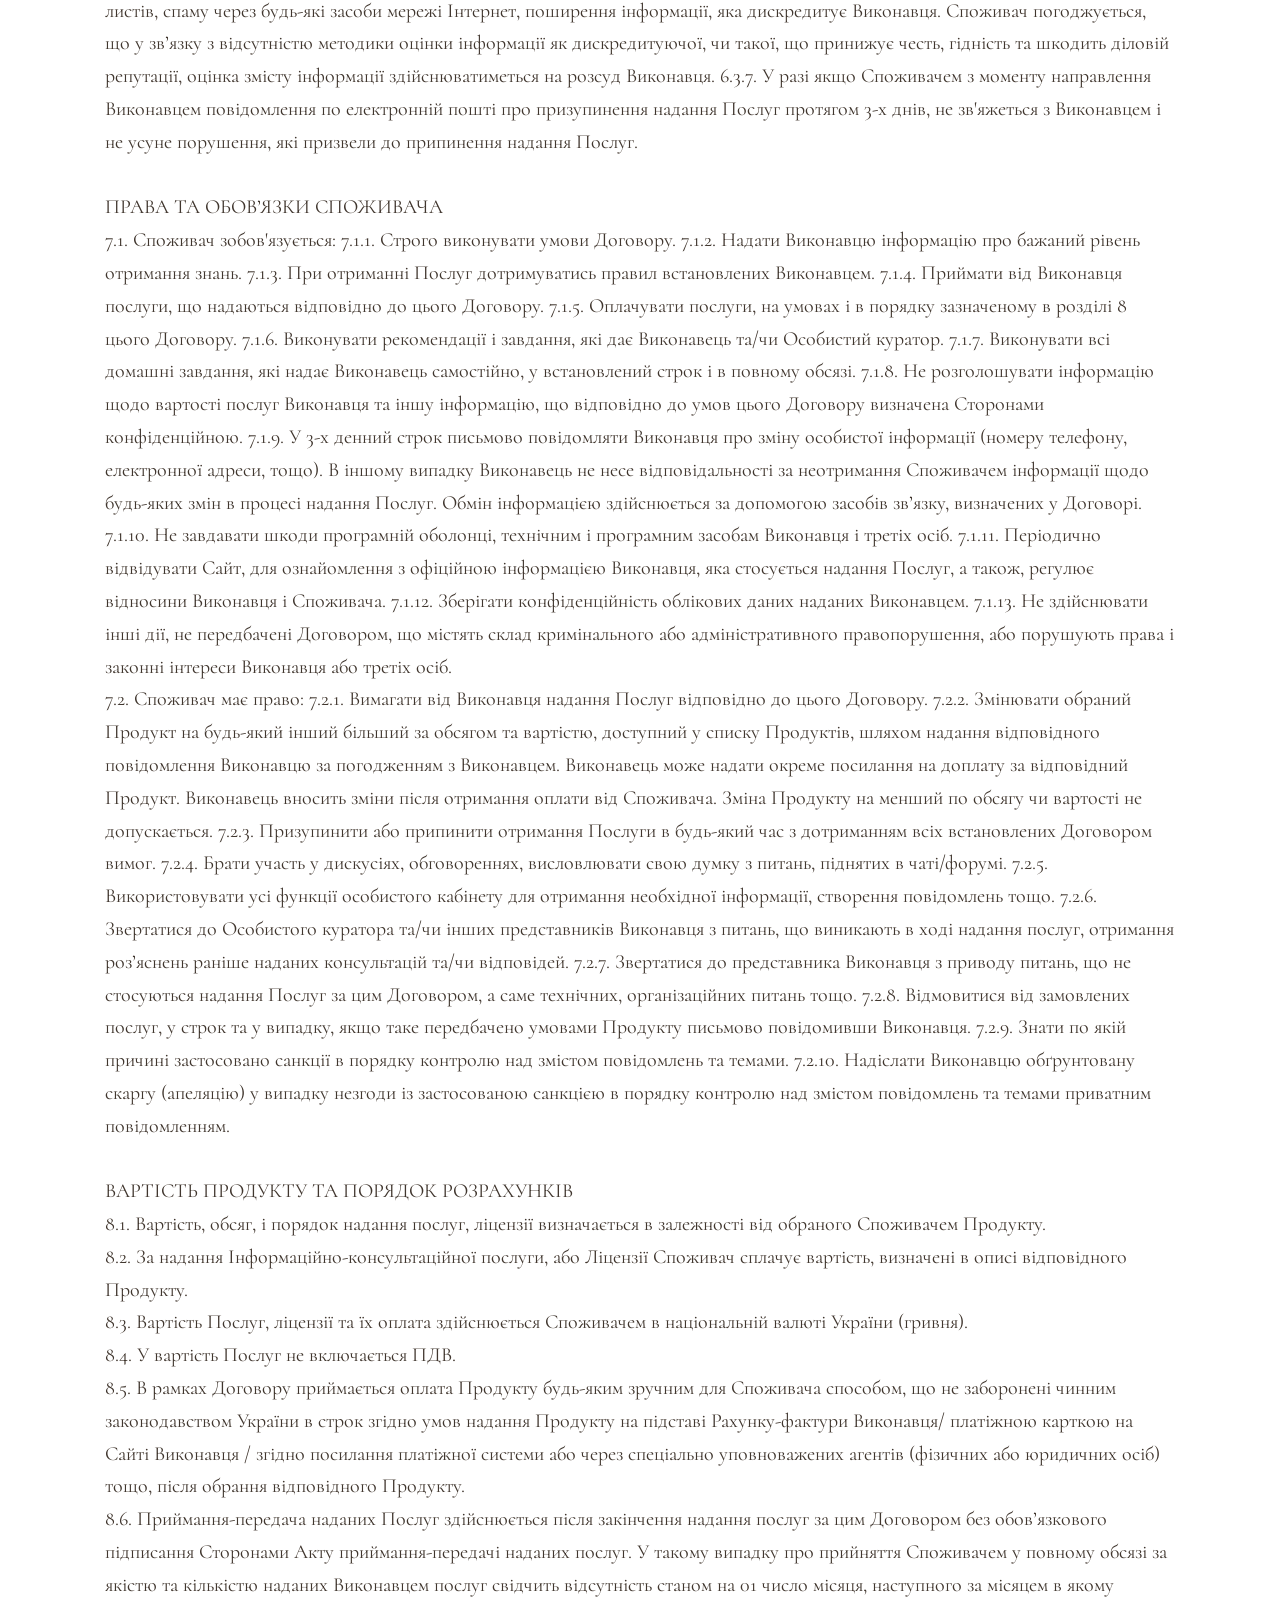
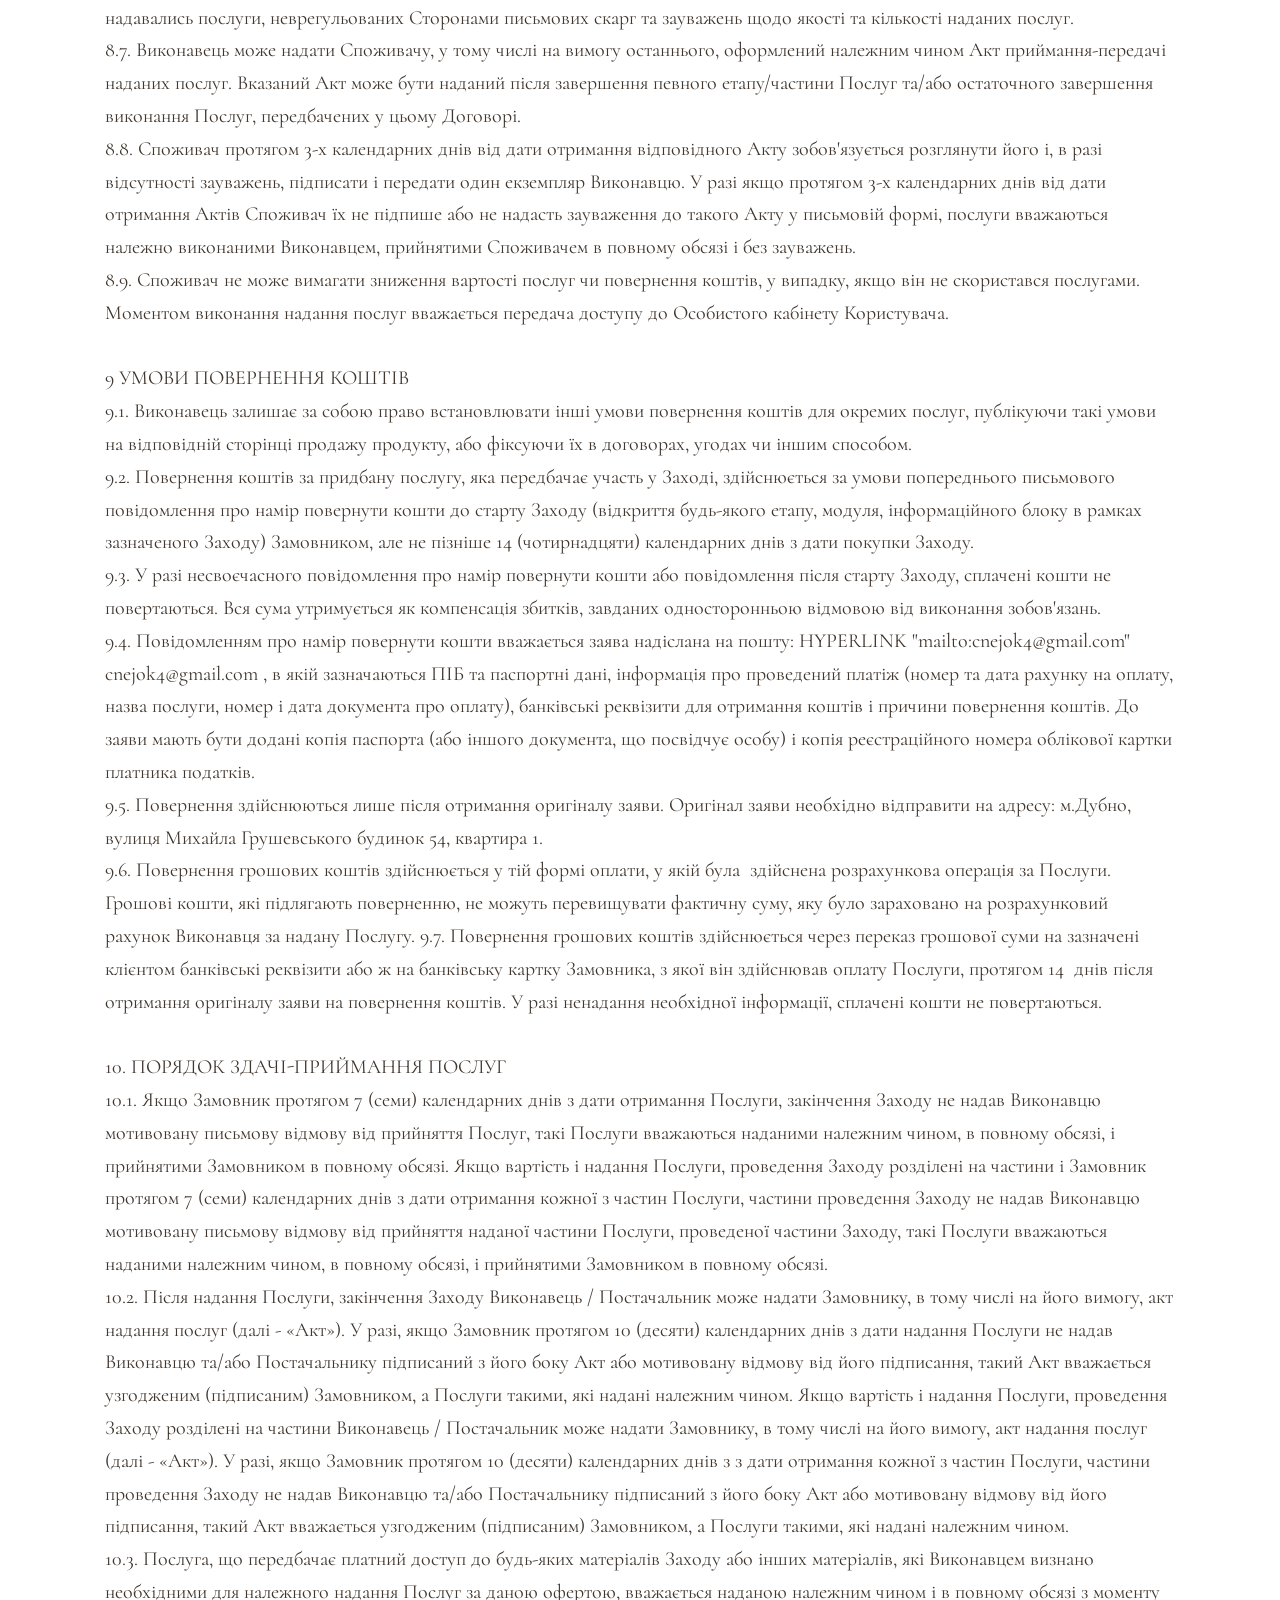
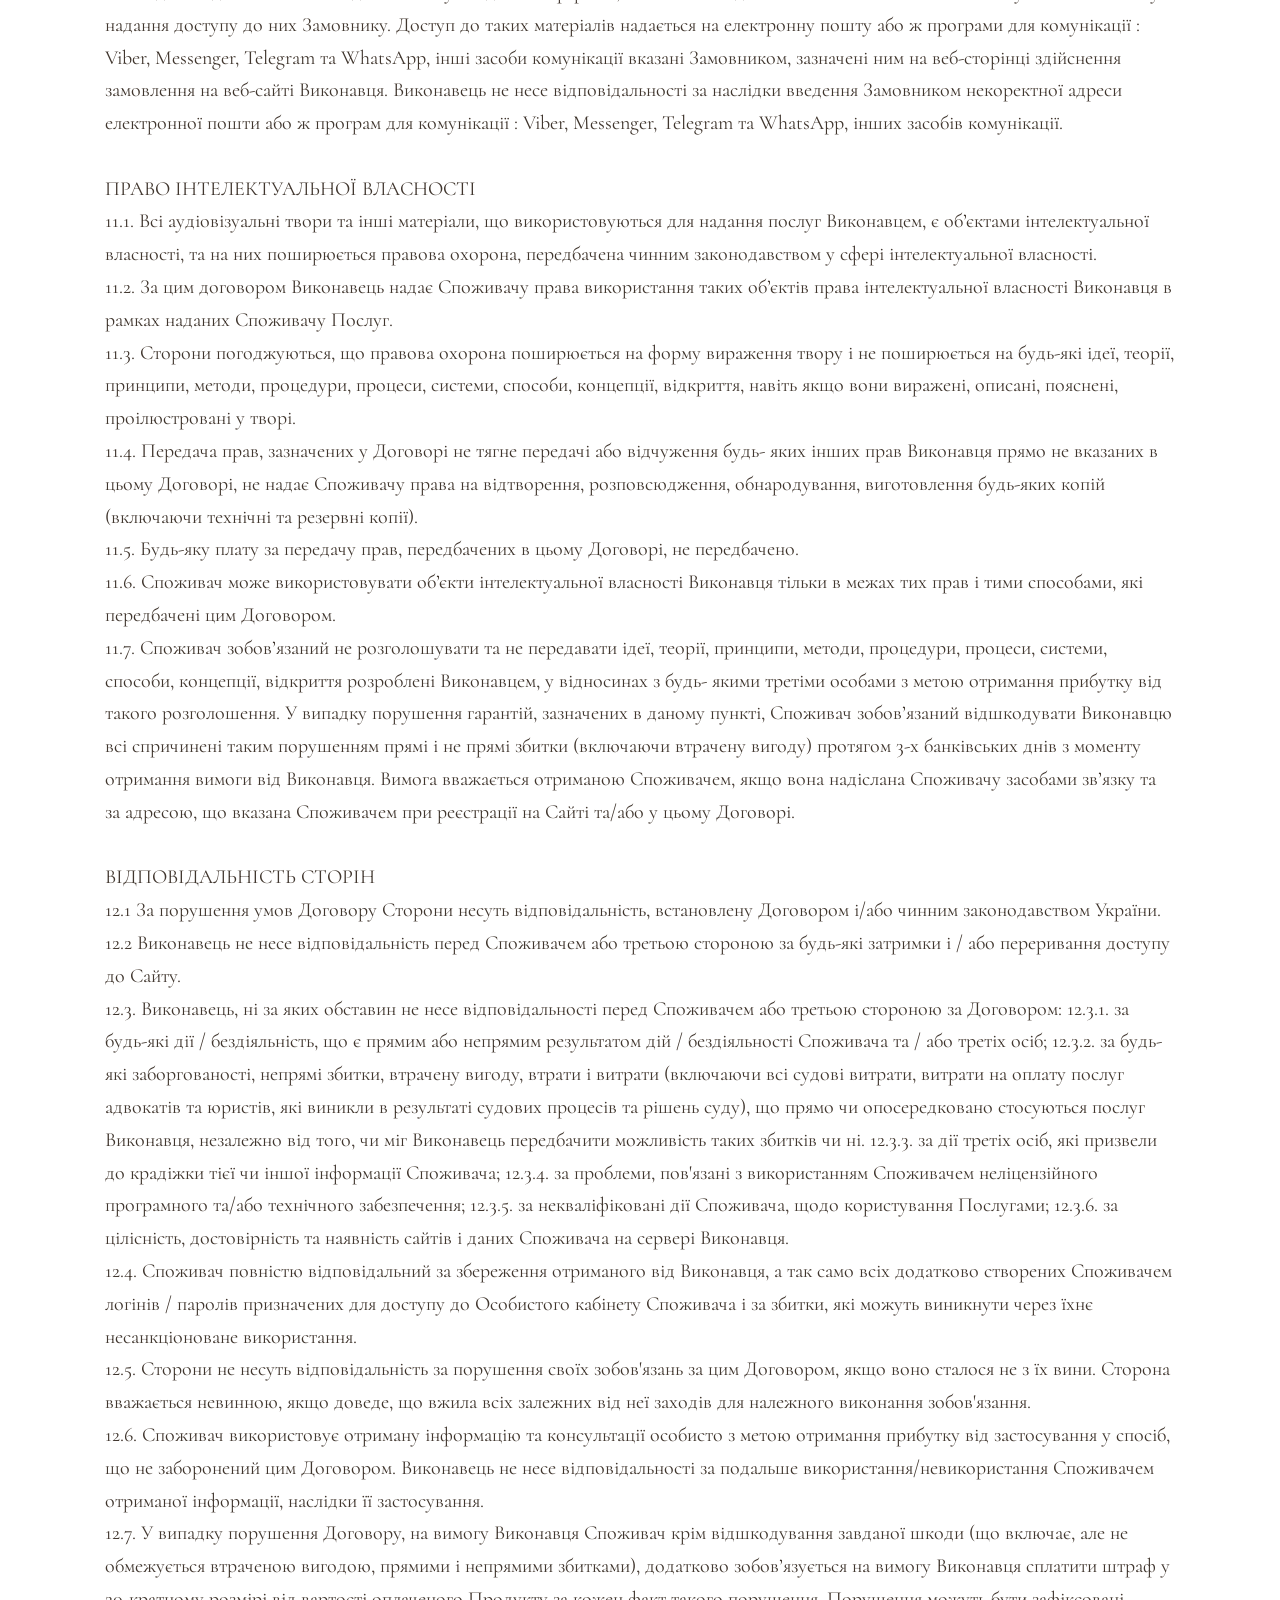
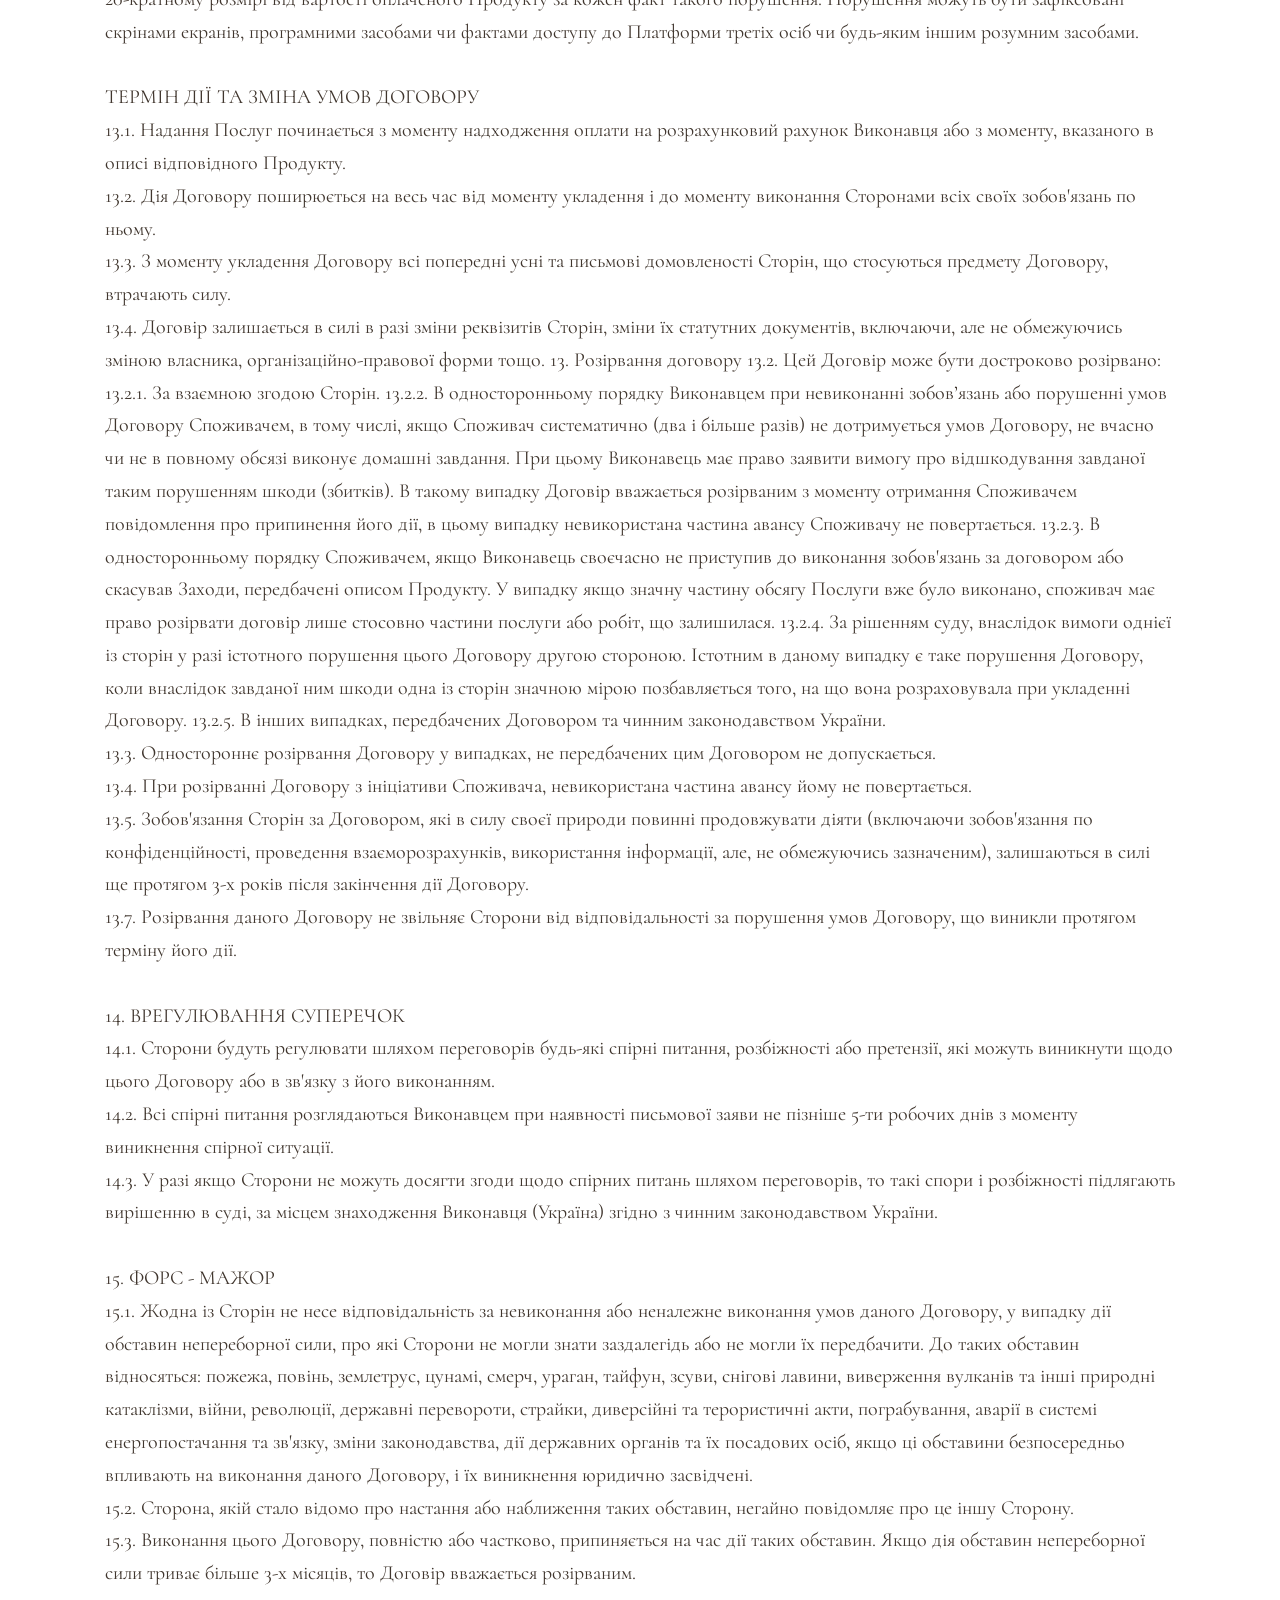
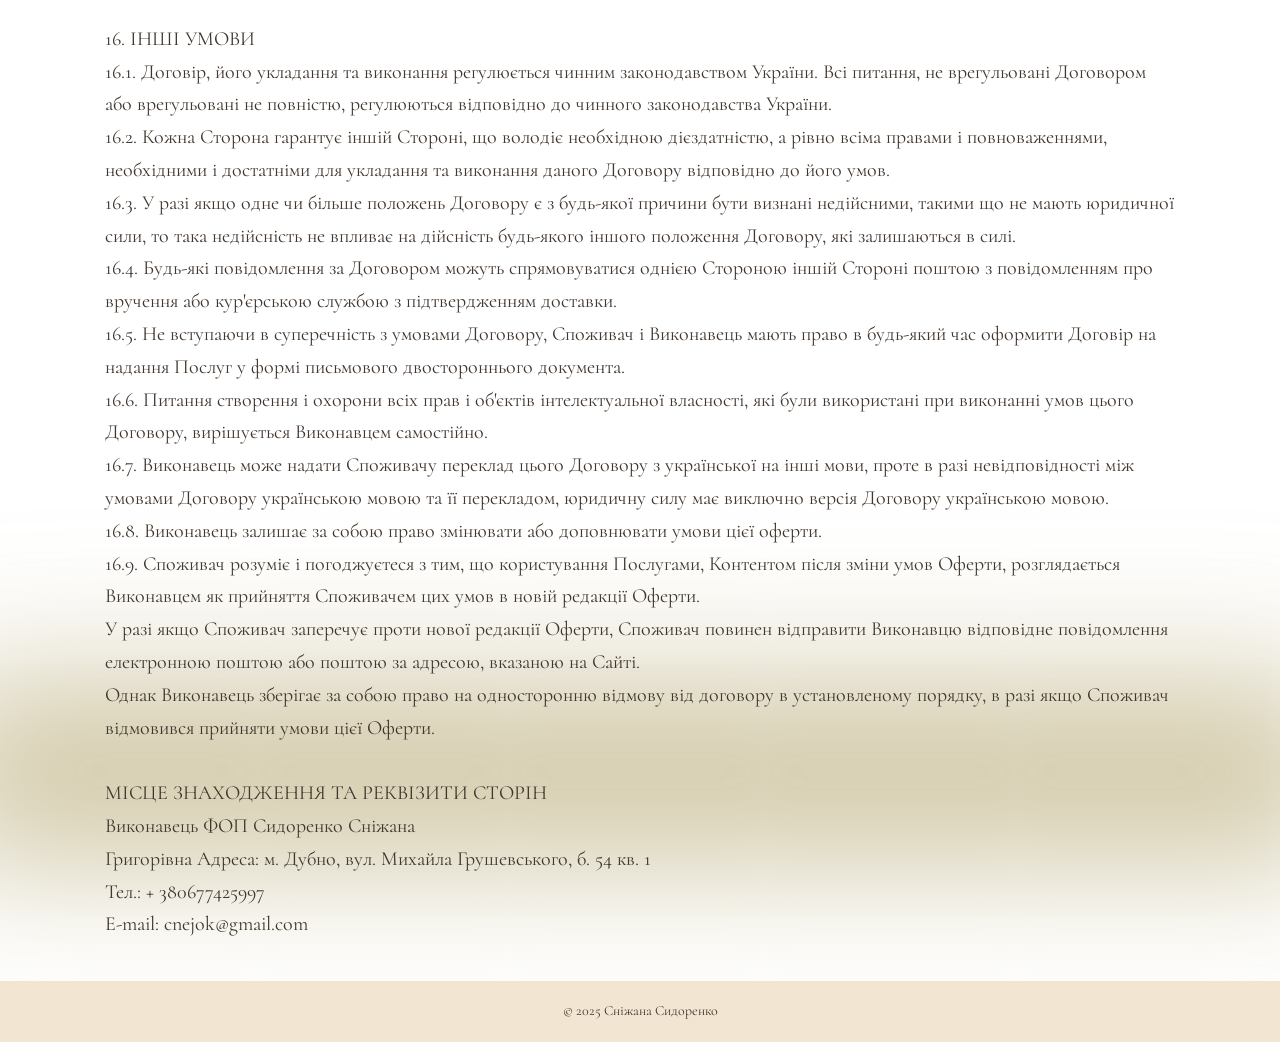
<file: TermsAndConditions.html>
<!doctype html>
<html lang="uk">
  <head>
    <meta charset="UTF-8" />
    <meta name="viewport" content="width=device-width, initial-scale=1.0" />
    <title>Сніжана Сидоренко</title>
    <link rel="stylesheet" href="style.css" />
    <link
      href="https://fonts.googleapis.com/css2?family=Playfair+Display:wght@400;700&family=Montserrat:wght@400;700&display=swap"
      rel="stylesheet"
    />
    <link
      rel="stylesheet"
      href="https://cdnjs.cloudflare.com/ajax/libs/font-awesome/6.4.0/css/all.min.css"
    />

    <style>
      h1 {
        margin: 30px auto;
        text-align: center;
        justify-content: center;
      }

      .top {
        box-shadow: 1px -40px 140px 64px rgba(173, 156, 97, 0.55);
      }
      h1::after {
        left: auto;
      }
      .container {
        margin: 40px auto;
        max-width: 1100px;
        padding: 0 15px;
      }
      h2 {
        margin-bottom: 10px;
      }
      em {
        display: flex;
        align-items: center;
        justify-content: center;
      }
    </style>
  </head>

  <body>
    <main>
      <div class="top"></div>
      <h1>Договір оферти</h1>
      <h2>Сніжана Сидоренко</h2>
      <em>Клінічна психологиня, психотерапевтка</em>
      <div class="container">
        ПУБЛІЧНА ОФЕРТА <br />
        м. Дубно <br />
        Опубліковано: 06.10.2025 <br />
        Цей документ ( надалі - “ Оферта”) є офіційною публічною пропозицією
        фізичної особи - підприємця Сидоренко Сніжани Григорівни укласти договір
        на указаних нижче умовах (ч.1 ст.642 Цивільного кодексу України).
        <br /><br />
        Договір укладається між вами (користувачем сайту, тобто замовником
        послуг, що пропонуються на Сайті, або ліцензіатом контенту, що
        опублікований на Сайті)(надалі–«Споживач») фізичною особою – підприємцем
        Сидоренко Сніжаною Григорівною, РНОКПП 3251100725 (надалі –
        «Виконавець»). Прийняти пропозицію до укладення цього Договору може
        будь-яка дієздатна особа, зацікавлена в послугах та ліцензіях Сайту.
        Приймаючи цю публічну оферту, Ви погоджуєтесь зі всіма викладеними нижче
        умовами і підтверджуєте, що Вам зрозумілі всі її положення та укладаєте
        на цих умовах договір про надання послуг.
        <br />Приєднанням до цього Договору також вважатимуться конклюдентні
        дії: проставлення галочки навпроти поля «Ознайомлений із публічною
        офертою» та/або оплата рахунку чи використання онлайн платіжного засобу
        для оплати за онлайн курси та/або отримання доступу до онлайн навчальних
        курсів. У разі незгоди з умовами цього Договору укладення договору
        приєднання не є можливим. <br /><br />
        1. ТЕРМІНИ І ВИЗНАЧЕННЯ ПОНЯТТЯ І ВИЗНАЧЕННЯ <br />
        1.1. Для цілей цього документа нижченаведені терміни вживаються в такому
        значенні: 1.1.1. Споживач - дієздатна особа, яка має законне право
        вступати в договірні відносини, та погодилася з умовами цього Договору
        шляхом реєстрації на Сайті та користуванням Сайтом. <br />
        1.1.2. Вебінар - надання інформаційних послуг, що здійснюється за
        допомогою віддаленого доступу через мережу Інтернет, що проходить в
        режимі реального часу. Вебінар може проводитися у формі відео або аудіо
        трансляції, обміну повідомленнями, в інших формах. Вебінар може
        передбачати можливість здійснення зворотного зв'язку з особою, що надає
        інформаційні послуги. <br />
        1.1.3. Індивідуальне посилання - унікальне гіпертекстове посилання, що
        дозволяє отримати доступ до Продукту одноразово або обмежена кількість
        разів.<br />
        1.1.4. Інформаційний курс - сукупність інформаційних матеріалів
        (текстів, зображень, аудіозаписів, аудіовізуальних документів) в
        електронній чи паперовій формі та/чи інші матеріали та можливості,
        передбачені Продуктом. <br />
        1.1.5. Додаткові послуги - послуги, не включені в конкретний
        Інформаційний курс, або визначені Виконавцем як додаткові: індивідуальне
        (в тому числі дистанційне) консультування Споживача і т.п.<br />
        1.1.6. Продукт – об’єкт реалізації, який складається із інформаційного
        курсу та/чи певної кількості вебінарів та/чи особистих зустрічей з
        представниками виконавця та/чи масових заходів, обумовлених Виконавцем,
        навчальних і пізнавальних матеріалів певної тематики в будь-якій формі
        (аудіозаписи, відеозаписи, трансляції в режимі реального часу,
        інтерактивні матеріали тощо), які поширюються будь-якими каналами
        зв'язку. Вартість Продукту та конкретний перелік складових публікується
        на Сайті. <br />1.1.7. Сайт - сукупність програмного та апаратного
        забезпечення, що забезпечує публікацію для загального огляду інформації
        в мережі Інтернет та/або соціальних мережах та/або платформах
        дистанційного навчання тощо і доступного за унікальною інтернет адресою
        <br />
        <a
          href="https://www.instagram.com/_snizhana_sydorenko?igsh=MXdwcnF1MXVkcXZnOA==
        та/або HYPERLINK"
          >--- https://www.instagram.com/_snizhana_sydorenko</a
        >
        <br />
        <a href="https://snezhanasydorenko.github.io/"
          >--- https://snezhanasydorenko.github.io/</a
        ><br />
        Може містити графічну, текстову, аудіо-, відео-, а також іншу
        інформацію, записану і читану за допомогою ЕОМ, доступ до якої
        забезпечується через мережу Інтернет. <br />
        1.1.8. Особистий кабінет - спеціалізований розділ Сайту або ресурс,
        доступний після авторизації з використанням логіна і пароля Споживача, в
        якому міститься інформація Споживача (дані Споживача, статистика і
        т.п.), матеріали вебінарів і Інформаційних курсів Споживача, механізми
        віддаленого взаємодії Сторін в рамках договору та керування вмістом.
        1.2. У Договорі можуть бути використані терміни, не визначені в п. 1.1.
        В цьому випадку тлумачення такого терміну проводиться відповідно до
        тексту Договору. У разі відсутності однозначного тлумачення терміну в
        тексті Договору слід керуватися тлумаченням терміну, визначеним: в першу
        чергу - законодавством України, в другу чергу - на сайті Сервісу, потім
        - сформованим (загальновживаним значенням) в мережі Інтернет. <br />
        <br />
        2. ПРЕДМЕТ ДОГОВОРУ <br />2.1. Виконавець надає платні
        інформаційно-консультаційні послуги у вигляді організації та надання
        можливості особистої участі в онлайн та оффлайн заходах (вебінарах в
        режимі реального часу, в майстер-класах, тренінгах, курсах, інтенсивах,
        шоу, інших заходів подібного характеру, надалі «Заходи»), а також надає
        платні невиключні ліцензії на певний строк, які надають право доступу і
        ознайомлення з платним контентом у вигляді навчальних і пізнавальних
        матеріалів певної тематики в будь-якій формі (аудіозаписи, відеозаписи,
        трансляції в режимі реального часу, інтерактивні матеріали тощо), які
        поширюються будь-якими каналами зв'язку (надалі – «Контент»). <br />
        2.2 Перелік Послуг, Контенту, які повинні бути надані Виконавцем,
        способи їх надання визначаються в описі відповідного Заходу або
        Інформаційного курсу на Сайті. Вартість конкретного Інформаційного
        курсу, Заходу або Контенту визначена на Сайті або рекламних матеріалах.
        <br />
        2.3. Споживач, відповідно до умов даного договору здійснює оплату
        послуг, ліцензії Виконавця. Цей Договір укладається на умовах договору
        приєднання (ст. 634 Цивільного кодексу України) та вважається укладеним
        з моменту прийняття публічної оферти. <br />
        2.4. Приймаючи публічну оферту на укладення такого Договору, Споживач
        підтверджує, що він повністю приймає його умови. <br />
        2.5. Споживач приймає (акцептує) оферту шляхом: здійснення конклюдентних
        дій – оплати вибраного Курсу на умовах, зазначених у розділі 4 цього
        Договору. Письмова форма цього Договору згідно ЗУ «Про електронну
        комерцію» додатково може підтверджуватися направленням електронного
        листа. <br />
        <br />
        3. ВАРТІСТЬ І ОПИС ПОСЛУГ <br />
        3.1. Обсяг доступних Споживачу послуг залежить від придбаного Продукту
        (пакета послуг). Якщо Споживач користується послугами або матеріалами,
        доступними в відкритих розділах сайту, він отримує тільки базову
        інформацію щодо необхідної тематики. У разі придбання платних послуг,
        Контенту, Споживач отримує розширену інформацію, а також доступ до
        платного контенту і платних сервісів сайту і Заходів, передбачених
        умовами відповідного Продукту. Споживач може придбати окремий Продукт
        (пакет послуг) за одноразову плату. Деякі передплачені пакети послуг
        передбачають отримання доступу відразу до декількох сервісів і програм
        (курсів) навчання. Однак, якщо це не так, для отримання інформаційних
        матеріалів з інших курсів навчання, Споживачу необхідно придбати такі
        послуги окремо. Деякі курси навчання мають на увазі самостійну роботу і
        виконання певних завдань (домашніх завдань), які є частиною процесу
        надання послуг. Якщо Споживач не виконує домашні завдання, передбачені
        умовами відповідного Продукту, або виконує після строку, відведеного на
        їх виконання, то такий Споживач не отримує персонального зворотного
        зв’язку щодо такого домашнього завдання. В цьому випадку Послуги
        Виконавця вважаються наданими повністю і належним чином, та прийнятими
        Споживачем. <br />
        3.2. Вартість послуг або ліцензії публікується на сторінці замовлення
        послуг/ліцензії на Сайті або в електронних повідомленнях, які
        направляються Споживачу. Остаточна вартість послуг або ліцензії у валюті
        платежу (грн) фіксується в виставленому Споживачеві рахунку або
        посилання на оплату, відображається на сторінці оплати послуг, а також в
        банківській виписці по картці. <br />
        3.3. Якщо Споживач зареєструвався на Сайті або оформив замовлення на
        пропоновані на Сайті послуги, або ж фактично користується послугами,
        контентом Виконавця, то Споживач погоджується з тим, що Виконавець може
        відправляти йому електронні листи, повідомлення та повідомлення, які
        містять рекламну інформацію: рекламні розсилки, інформацію про послуги і
        акції (або акції партнерів Виконавця) за номером телефону і електронній
        пошті, зазначеним Споживачем при реєстрації або оформленні замовлення.
        При необхідності, Споживач завжди може відмовитися від їх отримання.
        Споживач повинен дотримуватися всіх умов Договору і правил надання
        послуг, з якими Споживачеві буде запропоновано ознайомитися при
        оформленні замовлення або в процесі користування послугами. Споживач
        погоджується з тим, що він не буде брати участь в діяльності, яка
        порушує функціонування сайту, послуг або пов'язаних з ними серверів і
        мереж, а також діяльності, яка може паплюжити ділову репутацію
        Виконавця. Споживач приймає на себе повну відповідальність за порушення
        своїх зобов'язань, обумовлених в цьому договорі, а також за всі наслідки
        цих порушень <br />
        <br />УМОВИ НАДАННЯ ПОСЛУГ <br />
        4.1. Під Послугами, що надаються Виконавцем, в залежності від вибору
        Споживачем Продукту, мається на увазі: 4.1.1. надання інформаційних
        послуг шляхом надання доступу до Заходів, зокрема, але не виключно
        вебінарів, курсів, майстер-класів, лекцій, консультацій тощо; 4.1.2.
        надання інформаційних послуг шляхом передачі Споживачеві Інформаційного
        курсу в електронному вигляді 4.1.3. індивідуальні онлайн чи оффлайн
        зустрічі представників Виконавця із Споживачем, участь у масових
        заходах, організованих Виконавцем; 4.1.4. консультації (відповіді на
        повідомлення електронною поштою, у особистому кабінеті, через skype,
        zoom тощо) особистого куратора чи куратора групи, закріпленого
        менеджера. <br />
        4.2. В рамках цього договору надання доступу до Заходів здійснюється на
        наступних умовах. 4.2.1. Захід проводиться Виконавцем в дату і час,
        зазначені на Сайті, а також в Повідомленні в особистому кабінеті та/чи
        електронною поштою. Тривалість Заходу визначається Виконавцем. До
        проведення Заходу Виконавець має право залучати будь-яких осіб на
        власний розсуд. Споживач самостійно забезпечує себе обладнанням,
        необхідним для участі у вебінарі. Технологічний майданчик для проведення
        Заходів визначається Виконавцем самостійно. 4.2.2. Зміст Заходу
        визначається Виконавцем і має відповідати опису відповідного Заходу.
        4.2.3. У разі пропуску Заходу, в тому числі частини Заходу з причин,
        незалежних від Виконавця, Споживач не має права вимагати повторного
        проведення Заходів. Запис онлайн-Заходу може бути наданий Споживачеві на
        його вимогу, якщо це передбачено в описі умов відповідного Продукту. При
        цьому інформаційні послуги вважаються наданими належним чином. 4.2.4.
        Виконавець має право припинити надання послуг у разі некоректної
        поведінки споживача, що заважає проведенню вебінару. Вартість вебінару,
        в ході якого надання послуг було призупинено з причин, вказаних у даному
        пункті, не відшкодовується. 4.2.5. У разі якщо це передбачено Продуктом,
        Виконавець може надавати Споживачеві доступ до запису вебінару. 4.2.6.
        Для отримання Інформаційного курсу Споживачу направляється електронний
        лист з посиланням на електронну пошту, що вказана Споживачем, або смс на
        номер телефону, який вказаний Споживачем. Споживач переходить за
        посиланням, після чого може здійснити доступ до Інформаційного курсу.
        Інформаційний курс вважається переданим, а зобов'язання Виконавця
        виконаними з моменту відправки Виконавцем електронного листа, смс, що
        містить Інформаційний курс, за адресою, вказаною Споживачем. 4.2.7. Якщо
        доступ до Інформаційного курсу здійснюється в Особистому кабінеті
        Споживача, то з моменту розміщення в Особистому кабінеті доступу до
        Інформаційного курсу зобов’язання Виконавця вважаються виконаними, а
        доступ до Інформаційних матеріалів наданим у повному обсязі. Строк
        надання доступу до Інформаційного курсу обмежується терміном, який
        зазначений в описі відповідного Продукту. 4.2.8. Споживач самостійно
        забезпечує себе обладнанням та технічними можливостями, необхідним для
        перегляду, скачування і використання Інформаційного курсу. 4.2.9. Зміст
        Інформаційного курсу визначається Виконавцем і має відповідати переліку,
        представленому в описі відповідного Заходу або Контенту на Сайті. <br />
        4.3. В рамках цього Договору індивідуальні онлайн чи оффлайн зустрічі
        представників Виконавця із Споживачем, участь у масових заходах,
        організованих Виконавцем здійснюється на наступних умовах. 4.3.1. Усі
        зустрічі та масові заходи проводяться Виконавцем в дату і час, зазначені
        на Сайті або також в Повідомленні, надісланому електронною поштою або
        іншими засобами комунікації. При цьому, якщо інформація, зазначена на
        Сайті, відрізняється від інформації зазначеної в Повідомленні, Споживач
        зобов'язаний керуватися інформацією, вказаною в Повідомленні. Тривалість
        зустрічей та заходів визначається Виконавцем. До проведення зустрічей
        та/чи заходів Виконавець має право залучати будь- яких осіб на власний
        розсуд. 4.3.2. Зміст зустрічей та заходів визначається Виконавцем і має
        відповідати опису, представленому на Сайті. Споживач не має права давати
        будь-яких вказівок щодо змісту масового заходу. Споживач має право
        висловлювати власні побажання щодо змісту індивідуальних онлайн та
        оффлайн зустрічей. Виконавець має право змінити зміст індивідуальної
        зустрічі з урахуванням побажань Споживача, якщо таке передбачено
        Продуктом. 4.3.3. У разі пропуску Споживачем зустрічі та/чи заходу, в
        тому числі їх частини з причин, незалежних від Виконавця, Споживач не
        має права вимагати повторного проведення або доведення до його відома
        інформації, що була подана на заході, в іншій формі. При цьому
        інформаційні послуги вважаються наданими належним чином. <br />
        <br />
        КОНФІДЕНЦІЙНІСТЬ <br />5.1. Метою цього розділу Договору є захист
        інформації, яку Сторони надають (розкривають) один одному в ході
        співпраці по Договору. <br />
        5.2. Сторони погоджуються вважати весь обсяг інформації наданої один
        одному в рамках цього Договору або, в зв'язку з позначеної в ньому
        метою, Конфіденційною інформацією (а в межах, що допускаються чинним
        Українським законодавством - комерційною таємницею), якщо виходячи з
        Договору, прямо не визначає інше. <br />
        5.3. Кожна Сторона, яка отримує конфіденційну інформацію (надалі -
        Отримуюча Сторона) від іншої Сторони, не має права повідомляти
        конфіденційну інформацію будь-кому без прямого на те дозволу іншої
        Сторони і повинна вживати всіх можливих заходів для захисту
        Конфіденційної Інформації, включаючи, зокрема, всі заходи, які вона
        приймає для захисту власної конфіденційної інформації / комерційної
        таємниці. <br />
        5.4. Сторона, зобов'язується використовувати розкриту конфіденційну
        інформацію виключно з метою реалізації цього Договору. <br />
        5.5. Сторона, зобов'язується обмежити перелік осіб, які мають доступ до
        Конфіденційної інформації, виключно своїми співробітниками, або
        співробітниками своїх контрагентів, які безпосередньо беруть участь у
        виконанні Договору, з якими є аналогічна угода про конфіденційність.
        <br />
        5.6. Зобов'язання, викладені у даному розділі Договору, не поширюються
        на такі відомості: 5.6.1. відомості, які є або стають загальновідомими
        не з вини Сторони, що отримала дані відомості від іншої сторони
        Договору, що повинно бути підтверджено відповідними доказами; 5.6.2.
        відомості, які були отримані Сторонами від третіх осіб без зобов'язання
        про збереження конфіденційності; 5.6.3. відомості, самостійно розроблені
        Стороною; 5.6.4. відомості, розкриття яких необхідно відповідно до вимог
        законодавства або органів, які мають відповідні повноваження. Дані
        відомості можуть бути надані тільки на адресу органів, що мають
        відповідні повноваження, в порядку, передбаченому застосовуваним
        законодавством. <br />
        5.7. Не є розголошенням надання конфіденційної інформації третім особам
        при наявності письмової згоди Сторони, що надала конфіденційну
        інформацію на її розкриття. <br />
        5.8. За кожне порушення зобов'язань про нерозголошення Конфіденційної
        інформації, передбачених цим Договором, Сторона, яка здійснила подібне
        порушення, зобов'язана відшкодувати іншій Стороні прямі збитки, понесені
        у зв'язку з цим порушенням . <br />
        5.9. Зобов'язання, встановлені цим Договором щодо охорони Конфіденційної
        інформації, дійсні протягом усього терміну дії договору. <br />
        5.10. Виконавець має повний доступ до контенту Споживача (файлів,
        текстів і т.п.), баз даних і будь-який інший інформації Споживача
        розміщеної в особистому кабінеті. Вся ця інформація прирівнюється до
        Конфіденційної інформації, переданою від Споживача Виконавцю, і підлягає
        захисту згідно з умовами цього договору. <br />
        5.11. Створення і зберігання резервних копій даних Споживача не є
        порушенням конфіденційності інформації Споживача. <br />
        <br />
        ПРАВА І ОБОВ’ЯЗКИ ВИКОНАВЦЯ <br />
        6.1. Виконавець зобов'язується: 6.1.1. Надавати Послуги відповідно до
        умов Договору та обраного Споживачем Продукту. 6.1.2. Повідомляти про
        всі технічні та профілактичні роботи, про зміни способів доступу до
        ресурсів, їх адресу і т. д. на Сайті або шляхом надсилання листа на
        адресу електронної пошти, яка вказана Споживачем для зв'язку. <br />
        6.2. Виконавець має право: 6.2.1. В односторонньому порядку змінити
        терміни виконання зобов'язань за цим Договором або повністю відмовитись
        від надання послуг у разі порушення Споживачем умов цього Договору щодо
        строків оплати послуг чи інших зобов’язань за цим Договором. 6.2.2.
        Організовувати контроль за строками і якістю виконання домашніх завдань
        Споживача. 6.2.3. Для виконання зобов'язань за цим Договором, самостійно
        та на власний розсуд залучати третіх осіб і вступати з ними в договірні
        відносини, без погодження з Споживачем. При цьому Виконавець залишається
        відповідальним перед Споживачем за дії чи бездіяльність третіх осіб,
        залучених Виконавцем до виконання умов цього Договору. 6.2.4.
        Здійснювати контроль за змістом та належністю повідомлень Споживача у
        спільнотах в мережі Інтернет та форумах Виконавця, застосовувати санкції
        та інші заходи з контролю над повідомленнями та темами. 6.2.5.
        Позбавляти права писати повідомлення, позбавляти учасника права на
        публікацію повідомлень чи заборона на участь у спільнотах/форумі (бан).
        6.2.6. Змінювати на власний розсуд дату та час проведення масових
        заходів та зустрічей за умови попередження про це Споживача. <br />
        6.3. Виконавець залишає за собою право негайно припинити надання Послуг
        та/або розірвати Договір в безумовному порядку (без повернення сплачених
        коштів) в наступних випадках: 6.3.1. Неотримання від Споживача оплати в
        повному обсязі за вартість відповідних Послуг в належні терміни. 6.3.2.
        Якщо Виконавець вважає, що будь-які дії та / або бездіяльність
        Споживача, завдають чи можуть завдати шкоди Виконавцю (в тому числі
        принижують його честь, гідність і ділову репутацію, та / або
        перешкоджають нормальній роботі інших Споживачів), або нормальному
        функціонуванню Сайту. 6.3.4. При розміщенні Споживачем інформації, яка
        принижує честь і гідність інших людей, яка суперечить чинному
        законодавству України або міжнародним правом, еротичного та
        порнографічного характеру, а так само інформації, програмного
        забезпечення або інших матеріалів, які повністю або частково захищені
        авторським та / або суміжним правом (без згоди власника авторських
        прав), містять в собі комп'ютерні віруси або інші подібні компоненти.
        Споживач усвідомлює, що в зв'язку з відсутністю встановлених
        законодавством методик визначення того, чи подається конкретне
        зображення таким, що суперечить нормам чинного законодавства України чи
        міжнародного права, Виконавець залишає за собою право такого визначення.
        6.3.5. За рішенням уповноваженого державного органу відповідно до
        чинного законодавства України. 6.3.6. При встановленні фактів
        (включаючи, але не обмежуючись) масових розсилок Споживачем рекламних
        листів, спаму через будь-які засоби мережі Інтернет, поширення
        інформації, яка дискредитує Виконавця. Споживач погоджується, що у
        зв’язку з відсутністю методики оцінки інформації як дискредитуючої, чи
        такої, що принижує честь, гідність та шкодить діловій репутації, оцінка
        змісту інформації здійснюватиметься на розсуд Виконавця. 6.3.7. У разі
        якщо Споживачем з моменту направлення Виконавцем повідомлення по
        електронній пошті про призупинення надання Послуг протягом 3-х днів, не
        зв'яжеться з Виконавцем і не усуне порушення, які призвели до припинення
        надання Послуг. <br />
        <br />
        ПРАВА ТА ОБОВ’ЯЗКИ СПОЖИВАЧА <br />
        7.1. Споживач зобов'язується: 7.1.1. Строго виконувати умови Договору.
        7.1.2. Надати Виконавцю інформацію про бажаний рівень отримання знань.
        7.1.3. При отриманні Послуг дотримуватись правил встановлених
        Виконавцем. 7.1.4. Приймати від Виконавця послуги, що надаються
        відповідно до цього Договору. 7.1.5. Оплачувати послуги, на умовах і в
        порядку зазначеному в розділі 8 цього Договору. 7.1.6. Виконувати
        рекомендації і завдання, які дає Виконавець та/чи Особистий куратор.
        7.1.7. Виконувати всі домашні завдання, які надає Виконавець самостійно,
        у встановлений строк і в повному обсязі. 7.1.8. Не розголошувати
        інформацію щодо вартості послуг Виконавця та іншу інформацію, що
        відповідно до умов цього Договору визначена Сторонами конфіденційною.
        7.1.9. У 3-х денний строк письмово повідомляти Виконавця про зміну
        особистої інформації (номеру телефону, електронної адреси, тощо). В
        іншому випадку Виконавець не несе відповідальності за неотримання
        Споживачем інформації щодо будь-яких змін в процесі надання Послуг.
        Обмін інформацією здійснюється за допомогою засобів зв’язку, визначених
        у Договорі. 7.1.10. Не завдавати шкоди програмній оболонці, технічним і
        програмним засобам Виконавця і третіх осіб. 7.1.11. Періодично
        відвідувати Сайт, для ознайомлення з офіційною інформацією Виконавця,
        яка стосується надання Послуг, а також, регулює відносини Виконавця і
        Споживача. 7.1.12. Зберігати конфіденційність облікових даних наданих
        Виконавцем. 7.1.13. Не здійснювати інші дії, не передбачені Договором,
        що містять склад кримінального або адміністративного правопорушення, або
        порушують права і законні інтереси Виконавця або третіх осіб. <br />
        7.2. Споживач має право: 7.2.1. Вимагати від Виконавця надання Послуг
        відповідно до цього Договору. 7.2.2. Змінювати обраний Продукт на
        будь-який інший більший за обсягом та вартістю, доступний у списку
        Продуктів, шляхом надання відповідного повідомлення Виконавцю за
        погодженням з Виконавцем. Виконавець може надати окреме посилання на
        доплату за відповідний Продукт. Виконавець вносить зміни після отримання
        оплати від Споживача. Зміна Продукту на менший по обсягу чи вартості не
        допускається. 7.2.3. Призупинити або припинити отримання Послуги в
        будь-який час з дотриманням всіх встановлених Договором вимог. 7.2.4.
        Брати участь у дискусіях, обговореннях, висловлювати свою думку з
        питань, піднятих в чаті/форумі. 7.2.5. Використовувати усі функції
        особистого кабінету для отримання необхідної інформації, створення
        повідомлень тощо. 7.2.6. Звертатися до Особистого куратора та/чи інших
        представників Виконавця з питань, що виникають в ході надання послуг,
        отримання роз’яснень раніше наданих консультацій та/чи відповідей.
        7.2.7. Звертатися до представника Виконавця з приводу питань, що не
        стосуються надання Послуг за цим Договором, а саме технічних,
        організаційних питань тощо. 7.2.8. Відмовитися від замовлених послуг, у
        строк та у випадку, якщо таке передбачено умовами Продукту письмово
        повідомивши Виконавця. 7.2.9. Знати по якій причині застосовано санкції
        в порядку контролю над змістом повідомлень та темами. 7.2.10. Надіслати
        Виконавцю обґрунтовану скаргу (апеляцію) у випадку незгоди із
        застосованою санкцією в порядку контролю над змістом повідомлень та
        темами приватним повідомленням. <br />
        <br />
        ВАРТІСТЬ ПРОДУКТУ ТА ПОРЯДОК РОЗРАХУНКІВ <br />
        8.1. Вартість, обсяг, і порядок надання послуг, ліцензії визначається в
        залежності від обраного Споживачем Продукту.
        <br />
        8.2. За надання Інформаційно-консультаційної послуги, або Ліцензії
        Споживач сплачує вартість, визначені в описі відповідного Продукту.
        <br />
        8.3. Вартість Послуг, ліцензії та їх оплата здійснюється Споживачем в
        національній валюті України (гривня). <br />
        8.4. У вартість Послуг не включається ПДВ. <br />
        8.5. В рамках Договору приймається оплата Продукту будь-яким зручним для
        Споживача способом, що не заборонені чинним законодавством України в
        строк згідно умов надання Продукту на підставі Рахунку-фактури
        Виконавця/ платіжною карткою на Сайті Виконавця / згідно посилання
        платіжної системи або через спеціально уповноважених агентів (фізичних
        або юридичних осіб) тощо, після обрання відповідного Продукту. <br />
        8.6. Приймання-передача наданих Послуг здійснюється після закінчення
        надання послуг за цим Договором без обов’язкового підписання Сторонами
        Акту приймання-передачі наданих послуг. У такому випадку про прийняття
        Споживачем у повному обсязі за якістю та кількістю наданих Виконавцем
        послуг свідчить відсутність станом на 01 число місяця, наступного за
        місяцем в якому надавались послуги, неврегульованих Сторонами письмових
        скарг та зауважень щодо якості та кількості наданих послуг. <br />
        8.7. Виконавець може надати Споживачу, у тому числі на вимогу
        останнього, оформлений належним чином Акт приймання-передачі наданих
        послуг. Вказаний Акт може бути наданий після завершення певного
        етапу/частини Послуг та/або остаточного завершення виконання Послуг,
        передбачених у цьому Договорі. <br />
        8.8. Споживач протягом 3-х календарних днів від дати отримання
        відповідного Акту зобов'язується розглянути його і, в разі відсутності
        зауважень, підписати і передати один екземпляр Виконавцю. У разі якщо
        протягом 3-х календарних днів від дати отримання Актів Споживач їх не
        підпише або не надасть зауваження до такого Акту у письмовій формі,
        послуги вважаються належно виконаними Виконавцем, прийнятими Споживачем
        в повному обсязі і без зауважень. <br />
        8.9. Споживач не може вимагати зниження вартості послуг чи повернення
        коштів, у випадку, якщо він не скористався послугами. Моментом виконання
        надання послуг вважається передача доступу до Особистого кабінету
        Користувача. <br />
        <br />
        9 УМОВИ ПОВЕРНЕННЯ КОШТІВ <br />
        9.1. Виконавець залишає за собою право встановлювати інші умови
        повернення коштів для окремих послуг, публікуючи такі умови на
        відповідній сторінці продажу продукту, або фіксуючи їх в договорах,
        угодах чи іншим способом. <br />
        9.2. Повернення коштів за придбану послугу, яка передбачає участь у
        Заході, здійснюється за умови попереднього письмового повідомлення про
        намір повернути кошти до старту Заходу (відкриття будь-якого етапу,
        модуля, інформаційного блоку в рамках зазначеного Заходу) Замовником,
        але не пізніше 14 (чотирнадцяти) календарних днів з дати покупки Заходу.
        <br />
        9.3. У разі несвоєчасного повідомлення про намір повернути кошти або
        повідомлення після старту Заходу, сплачені кошти не повертаються. Вся
        сума утримується як компенсація збитків, завданих односторонньою
        відмовою від виконання зобов'язань. <br />
        9.4. Повідомленням про намір повернути кошти вважається заява надіслана
        на пошту: HYPERLINK "mailto:cnejok4@gmail.com" cnejok4@gmail.com , в
        якій зазначаються ПІБ та паспортні дані, інформація про проведений
        платіж (номер та дата рахунку на оплату, назва послуги, номер і дата
        документа про оплату), банківські реквізити для отримання коштів і
        причини повернення коштів. До заяви мають бути додані копія паспорта
        (або іншого документа, що посвідчує особу) і копія реєстраційного номера
        облікової картки платника податків. <br />
        9.5. Повернення здійснюються лише після отримання оригіналу заяви.
        Оригінал заяви необхідно відправити на адресу: м.Дубно, вулиця Михайла
        Грушевського будинок 54, квартира 1.
        <br />9.6. Повернення грошових коштів здійснюється у тій формі оплати, у
        якій була  здійснена розрахункова операція за Послуги. Грошові кошти,
        які підлягають поверненню, не можуть перевищувати фактичну суму, яку
        було зараховано на розрахунковий рахунок Виконавця за надану Послугу.
        9.7. Повернення грошових коштів здійснюється через переказ грошової суми
        на зазначені клієнтом банківські реквізити або ж на банківську картку
        Замовника, з якої він здійснював оплату Послуги, протягом 14  днів після
        отримання оригіналу заяви на повернення коштів. У разі ненадання
        необхідної інформації, сплачені кошти не повертаються. <br />
        <br />
        10. ПОРЯДОК ЗДАЧІ-ПРИЙМАННЯ ПОСЛУГ <br />
        10.1. Якщо Замовник протягом 7 (семи) календарних днів з дати отримання
        Послуги, закінчення Заходу не надав Виконавцю мотивовану письмову
        відмову від прийняття Послуг, такі Послуги вважаються наданими належним
        чином, в повному обсязі, і прийнятими Замовником в повному обсязі. Якщо
        вартість і надання Послуги, проведення Заходу розділені на частини і
        Замовник протягом 7 (семи) календарних днів з дати отримання кожної з
        частин Послуги, частини проведення Заходу не надав Виконавцю мотивовану
        письмову відмову від прийняття наданої частини Послуги, проведеної
        частини Заходу, такі Послуги вважаються наданими належним чином, в
        повному обсязі, і прийнятими Замовником в повному обсязі. <br />
        10.2. Після надання Послуги, закінчення Заходу Виконавець / Постачальник
        може надати Замовнику, в тому числі на його вимогу, акт надання послуг
        (далі - «Акт»). У разі, якщо Замовник протягом 10 (десяти) календарних
        днів з дати надання Послуги не надав Виконавцю та/або Постачальнику
        підписаний з його боку Акт або мотивовану відмову від його підписання,
        такий Акт вважається узгодженим (підписаним) Замовником, а Послуги
        такими, які надані належним чином. Якщо вартість і надання Послуги,
        проведення Заходу розділені на частини Виконавець / Постачальник може
        надати Замовнику, в тому числі на його вимогу, акт надання послуг (далі
        - «Акт»). У разі, якщо Замовник протягом 10 (десяти) календарних днів з
        з дати отримання кожної з частин Послуги, частини проведення Заходу не
        надав Виконавцю та/або Постачальнику підписаний з його боку Акт або
        мотивовану відмову від його підписання, такий Акт вважається узгодженим
        (підписаним) Замовником, а Послуги такими, які надані належним чином.
        <br />
        10.3. Послуга, що передбачає платний доступ до будь-яких матеріалів
        Заходу або інших матеріалів, які Виконавцем визнано необхідними для
        належного надання Послуг за даною офертою, вважається наданою належним
        чином і в повному обсязі з моменту надання доступу до них Замовнику.
        Доступ до таких матеріалів надається на електронну пошту або ж програми
        для комунікації : Viber, Messenger, Telegram та WhatsApp, інші засоби
        комунікації вказані Замовником, зазначені ним на веб-сторінці здійснення
        замовлення на веб-сайті Виконавця. Виконавець не несе відповідальності
        за наслідки введення Замовником некоректної адреси електронної пошти або
        ж програм для комунікації : Viber, Messenger, Telegram та WhatsApp,
        інших засобів комунікації. <br />
        <br />
        ПРАВО ІНТЕЛЕКТУАЛЬНОЇ ВЛАСНОСТІ <br />
        11.1. Всі аудіовізуальні твори та інші матеріали, що використовуються
        для надання послуг Виконавцем, є об’єктами інтелектуальної власності, та
        на них поширюється правова охорона, передбачена чинним законодавством у
        сфері інтелектуальної власності. <br />
        11.2. За цим договором Виконавець надає Споживачу права використання
        таких об’єктів права інтелектуальної власності Виконавця в рамках
        наданих Споживачу Послуг. <br />
        11.3. Сторони погоджуються, що правова охорона поширюється на форму
        вираження твору і не поширюється на будь-які ідеї, теорії, принципи,
        методи, процедури, процеси, системи, способи, концепції, відкриття,
        навіть якщо вони виражені, описані, пояснені, проілюстровані у творі.
        <br />
        11.4. Передача прав, зазначених у Договорі не тягне передачі або
        відчуження будь- яких інших прав Виконавця прямо не вказаних в цьому
        Договорі, не надає Споживачу права на відтворення, розповсюдження,
        обнародування, виготовлення будь-яких копій (включаючи технічні та
        резервні копії). <br />
        11.5. Будь-яку плату за передачу прав, передбачених в цьому Договорі, не
        передбачено.
        <br />
        11.6. Споживач може використовувати об’єкти інтелектуальної власності
        Виконавця тільки в межах тих прав і тими способами, які передбачені цим
        Договором. <br />
        11.7. Споживач зобов’язаний не розголошувати та не передавати ідеї,
        теорії, принципи, методи, процедури, процеси, системи, способи,
        концепції, відкриття розроблені Виконавцем, у відносинах з будь- якими
        третіми особами з метою отримання прибутку від такого розголошення. У
        випадку порушення гарантій, зазначених в даному пункті, Споживач
        зобов’язаний відшкодувати Виконавцю всі спричинені таким порушенням
        прямі і не прямі збитки (включаючи втрачену вигоду) протягом 3-х
        банківських днів з моменту отримання вимоги від Виконавця. Вимога
        вважається отриманою Споживачем, якщо вона надіслана Споживачу засобами
        зв’язку та за адресою, що вказана Споживачем при реєстрації на Сайті
        та/або у цьому Договорі. <br />
        <br />
        ВІДПОВІДАЛЬНІСТЬ СТОРІН <br />
        12.1 За порушення умов Договору Сторони несуть відповідальність,
        встановлену Договором і/або чинним законодавством України. <br />
        12.2 Виконавець не несе відповідальність перед Споживачем або третьою
        стороною за будь-які затримки і / або переривання доступу до Сайту.
        <br />
        12.3. Виконавець, ні за яких обставин не несе відповідальності перед
        Споживачем або третьою стороною за Договором: 12.3.1. за будь-які дії /
        бездіяльність, що є прямим або непрямим результатом дій / бездіяльності
        Споживача та / або третіх осіб; 12.3.2. за будь-які заборгованості,
        непрямі збитки, втрачену вигоду, втрати і витрати (включаючи всі судові
        витрати, витрати на оплату послуг адвокатів та юристів, які виникли в
        результаті судових процесів та рішень суду), що прямо чи опосередковано
        стосуються послуг Виконавця, незалежно від того, чи міг Виконавець
        передбачити можливість таких збитків чи ні. 12.3.3. за дії третіх осіб,
        які призвели до крадіжки тієї чи іншої інформації Споживача; 12.3.4. за
        проблеми, пов'язані з використанням Споживачем неліцензійного
        програмного та/або технічного забезпечення; 12.3.5. за некваліфіковані
        дії Споживача, щодо користування Послугами; 12.3.6. за цілісність,
        достовірність та наявність сайтів і даних Споживача на сервері
        Виконавця. <br />
        12.4. Споживач повністю відповідальний за збереження отриманого від
        Виконавця, а так само всіх додатково створених Споживачем логінів /
        паролів призначених для доступу до Особистого кабінету Споживача і за
        збитки, які можуть виникнути через їхнє несанкціоноване використання.
        <br />
        12.5. Сторони не несуть відповідальність за порушення своїх зобов'язань
        за цим Договором, якщо воно сталося не з їх вини. Сторона вважається
        невинною, якщо доведе, що вжила всіх залежних від неї заходів для
        належного виконання зобов'язання. <br />
        12.6. Споживач використовує отриману інформацію та консультації особисто
        з метою отримання прибутку від застосування у спосіб, що не заборонений
        цим Договором. Виконавець не несе відповідальності за подальше
        використання/невикористання Споживачем отриманої інформації, наслідки її
        застосування. <br />
        12.7. У випадку порушення Договору, на вимогу Виконавця Споживач крім
        відшкодування завданої шкоди (що включає, але не обмежується втраченою
        вигодою, прямими і непрямими збитками), додатково зобов’язується на
        вимогу Виконавця сплатити штраф у 20-кратному розмірі від вартості
        оплаченого Продукту за кожен факт такого порушення. Порушення можуть
        бути зафіксовані скрінами екранів, програмними засобами чи фактами
        доступу до Платформи третіх осіб чи будь-яким іншим розумним засобами.
        <br />
        <br />
        ТЕРМІН ДІЇ ТА ЗМІНА УМОВ ДОГОВОРУ <br />
        13.1. Надання Послуг починається з моменту надходження оплати на
        розрахунковий рахунок Виконавця або з моменту, вказаного в описі
        відповідного Продукту. <br />
        13.2. Дія Договору поширюється на весь час від моменту укладення і до
        моменту виконання Сторонами всіх своїх зобов'язань по ньому. <br />
        13.3. З моменту укладення Договору всі попередні усні та письмові
        домовленості Сторін, що стосуються предмету Договору, втрачають силу.
        <br />
        13.4. Договір залишається в силі в разі зміни реквізитів Сторін, зміни
        їх статутних документів, включаючи, але не обмежуючись зміною власника,
        організаційно-правової форми тощо. 13. Розірвання договору 13.2. Цей
        Договір може бути достроково розірвано: 13.2.1. За взаємною згодою
        Сторін. 13.2.2. В односторонньому порядку Виконавцем при невиконанні
        зобов’язань або порушенні умов Договору Споживачем, в тому числі, якщо
        Споживач систематично (два і більше разів) не дотримується умов
        Договору, не вчасно чи не в повному обсязі виконує домашні завдання. При
        цьому Виконавець має право заявити вимогу про відшкодування завданої
        таким порушенням шкоди (збитків). В такому випадку Договір вважається
        розірваним з моменту отримання Споживачем повідомлення про припинення
        його дії, в цьому випадку невикористана частина авансу Споживачу не
        повертається. 13.2.3. В односторонньому порядку Споживачем, якщо
        Виконавець своєчасно не приступив до виконання зобов'язань за договором
        або скасував Заходи, передбачені описом Продукту. У випадку якщо значну
        частину обсягу Послуги вже було виконано, споживач має право розірвати
        договір лише стосовно частини послуги або робіт, що залишилася. 13.2.4.
        За рішенням суду, внаслідок вимоги однієї із сторін у разі істотного
        порушення цього Договору другою стороною. Істотним в даному випадку є
        таке порушення Договору, коли внаслідок завданої ним шкоди одна із
        сторін значною мірою позбавляється того, на що вона розраховувала при
        укладенні Договору. 13.2.5. В інших випадках, передбачених Договором та
        чинним законодавством України. <br />13.3. Одностороннє розірвання
        Договору у випадках, не передбачених цим Договором не допускається.
        <br />
        13.4. При розірванні Договору з ініціативи Споживача, невикористана
        частина авансу йому не повертається. <br />
        13.5. Зобов'язання Сторін за Договором, які в силу своєї природи повинні
        продовжувати діяти (включаючи зобов'язання по конфіденційності,
        проведення взаєморозрахунків, використання інформації, але, не
        обмежуючись зазначеним), залишаються в силі ще протягом 3-х років після
        закінчення дії Договору. <br />
        13.7. Розірвання даного Договору не звільняє Сторони від
        відповідальності за порушення умов Договору, що виникли протягом терміну
        його дії. <br />
        <br />
        14. ВРЕГУЛЮВАННЯ СУПЕРЕЧОК <br />
        14.1. Сторони будуть регулювати шляхом переговорів будь-які спірні
        питання, розбіжності або претензії, які можуть виникнути щодо цього
        Договору або в зв'язку з його виконанням.
        <br />14.2. Всі спірні питання розглядаються Виконавцем при наявності
        письмової заяви не пізніше 5-ти робочих днів з моменту виникнення
        спірної ситуації. <br />
        14.3. У разі якщо Сторони не можуть досягти згоди щодо спірних питань
        шляхом переговорів, то такі спори і розбіжності підлягають вирішенню в
        суді, за місцем знаходження Виконавця (Україна) згідно з чинним
        законодавством України. <br />
        <br />
        15. ФОРС - МАЖОР <br />
        15.1. Жодна із Сторін не несе відповідальність за невиконання або
        неналежне виконання умов даного Договору, у випадку дії обставин
        непереборної сили, про які Сторони не могли знати заздалегідь або не
        могли їх передбачити. До таких обставин відносяться: пожежа, повінь,
        землетрус, цунамі, смерч, ураган, тайфун, зсуви, снігові лавини,
        виверження вулканів та інші природні катаклізми, війни, революції,
        державні перевороти, страйки, диверсійні та терористичні акти,
        пограбування, аварії в системі енергопостачання та зв'язку, зміни
        законодавства, дії державних органів та їх посадових осіб, якщо ці
        обставини безпосередньо впливають на виконання даного Договору, і їх
        виникнення юридично засвідчені.
        <br />15.2. Сторона, якій стало відомо про настання або наближення таких
        обставин, негайно повідомляє про це іншу Сторону. <br />
        15.3. Виконання цього Договору, повністю або частково, припиняється на
        час дії таких обставин. Якщо дія обставин непереборної сили триває
        більше 3-х місяців, то Договір вважається розірваним. <br />
        <br />
        16. ІНШІ УМОВИ <br />
        16.1. Договір, його укладання та виконання регулюється чинним
        законодавством України. Всі питання, не врегульовані Договором або
        врегульовані не повністю, регулюються відповідно до чинного
        законодавства України. <br />16.2. Кожна Сторона гарантує іншій Стороні,
        що володіє необхідною дієздатністю, а рівно всіма правами і
        повноваженнями, необхідними і достатніми для укладання та виконання
        даного Договору відповідно до його умов. <br />
        16.3. У разі якщо одне чи більше положень Договору є з будь-якої причини
        бути визнані недійсними, такими що не мають юридичної сили, то така
        недійсність не впливає на дійсність будь-якого іншого положення
        Договору, які залишаються в силі. <br />
        16.4. Будь-які повідомлення за Договором можуть спрямовуватися однією
        Стороною іншій Стороні поштою з повідомленням про вручення або
        кур'єрською службою з підтвердженням доставки. <br />
        16.5. Не вступаючи в суперечність з умовами Договору, Споживач і
        Виконавець мають право в будь-який час оформити Договір на надання
        Послуг у формі письмового двостороннього документа. <br />
        16.6. Питання створення і охорони всіх прав і об'єктів інтелектуальної
        власності, які були використані при виконанні умов цього Договору,
        вирішується Виконавцем самостійно. <br />
        16.7. Виконавець може надати Споживачу переклад цього Договору з
        української на інші мови, проте в разі невідповідності між умовами
        Договору українською мовою та її перекладом, юридичну силу має виключно
        версія Договору українською мовою. <br />
        16.8. Виконавець залишає за собою право змінювати або доповнювати умови
        цієї оферти. <br />
        16.9. Споживач розуміє і погоджуєтеся з тим, що користування Послугами,
        Контентом після зміни умов Оферти, розглядається Виконавцем як прийняття
        Споживачем цих умов в новій редакції Оферти.
        <br />
        У разі якщо Споживач заперечує проти нової редакції Оферти, Споживач
        повинен відправити Виконавцю відповідне повідомлення електронною поштою
        або поштою за адресою, вказаною на Сайті.
        <br />
        Однак Виконавець зберігає за собою право на односторонню відмову від
        договору в установленому порядку, в разі якщо Споживач відмовився
        прийняти умови цієї Оферти.
        <br />
        <br />
        МІСЦЕ ЗНАХОДЖЕННЯ ТА РЕКВІЗИТИ СТОРІН
        <br />Виконавець ФОП Сидоренко Сніжана
        <br />
        Григорівна Адреса: м. Дубно, вул. Михайла Грушевського, б. 54 кв. 1
        <br />
        <a href="tel:+ 380677425997">Тел.: + 380677425997</a> <br />
        <a href="mailto:cnejok@gmail.com"> E-mail: cnejok@gmail.com</a>
      </div>
    </main>
    <footer>
      <p>&copy; 2025 Сніжана Сидоренко</p>
    </footer>
  </body>
</html>
</file>
<file: style.css>
@import url("https://fonts.googleapis.com/css2?family=Cormorant:ital,wght@0,300..700;1,300..700&display=swap");

:root {
  --main_color: #5c4626;
  --text_color: #40362e;
  --back-color: #f2e6d3;
}

/**
 * Reset styles by Mykhailo Petrov
 *
 * https://petrov.net.ua/why-do-you-need-to-clear-reset-css-styles/
 *
 * v.3.0.0
 *
 */

*,
*::before,
*::after {
  padding: 0;
  margin: 0;
  border: 0;
  -webkit-box-sizing: border-box;
  box-sizing: border-box;
}

*:focus {
  outline: none;
}

html,
body {
  height: 100%;
  min-width: 320px;
  line-height: 1;
}


body {
  color: #000000;
  -ms-text-size-adjust: 100%;
  -moz-text-size-adjust: 100%;
  -webkit-text-size-adjust: 100%;
  -webkit-font-smoothing: antialiased; /* Згладжування шрифту для macOS */
  -moz-osx-font-smoothing: grayscale; /* Згладжування шрифту для macOS */
}

input,
button,
textarea {
  font-family: inherit;
  font-size: inherit;
  font-weight: inherit;
  color: inherit;
}

button {
  cursor: pointer;
  color: inherit;
  background-color: inherit;
}

a {
  color: inherit;
  text-decoration: none;
}

a:link,
a:visited {
  text-decoration: none;
}

a:hover {
  text-decoration: none;
}

ul,
ol,
li {
  list-style: none;
}

img {
  max-width: 100%;
  height: auto;
  vertical-align: top; /* щоб не було артефактного відступу знизу */
  object-fit: cover;
}

h1,
h2,
h3,
h4,
h5,
h6 {
  font-weight: inherit;
  font-size: inherit;
  line-height: inherit;
}

html {
  font-size: 20px;
}

body {
  font-family: "Cormorant", sans-serif;
  color: var(--text_color);
  scroll-behavior: smooth;
  line-height: 1.64rem;
}

.reveal {
  opacity: 0;
  transform: translateY(40px);
  transition: all 0.8s ease;
}
.reveal.active {
  opacity: 1;
  transform: translateY(0);
}

header {
  animation: fadeIn 2s;
  display: grid;
  grid-template-columns: 1fr 1fr;
  height: 100vh;
  position: relative;
}

.header-text {
  display: flex;
  flex-direction: column;
  justify-content: center;
  padding: 2rem;
}

.text {
  width: 500px;
  margin: 70px auto;
  z-index: 10;
}

.pt-4 {
  padding-top: 8rem;
}

h1 {
  margin-bottom: 0.9rem;
  position: relative;
  display: flex;
  align-items: center;
  text-transform: uppercase;
  font-weight: 200;
  color: var(--main_color);
  line-height: 1.7rem;
  font-size: 2rem;
}

h2 span {
  font-size: 5rem;
}

h1::after {
  content: "";
  position: absolute;
  left: 0;
  top: 2rem;
  width: 15rem;
  background-color: var(--main_color);
  height: 1px;
}

.text p {
  margin: 2rem 0;
  font-size: 1.3rem;
  line-height: 1.5rem;
}

.text em {
  font-size: 1.4rem;
}

.text em i {
  font-size: 2rem;
  color: var(--main_color);
  padding-right: 0.5rem;
}

.buttons {
  display: flex;
  align-items: center;
}

.buttons a {
  display: flex;
  align-items: center;
  border-radius: 18px;
  border: 1px solid var(--main_color);
  padding: 0.4rem 1rem;
  text-decoration: none;
  transition:
    background-color 0.3s,
    color 0.3s;
  margin-right: 1.5rem;
  color: var(--main_color);
  font-weight: 500;
}

.buttons a i {
  margin-right: 5px;
  font-size: 20px;
}

.buttons a:hover {
  background-color: var(--main_color);
  color: #fff;
}

.buttons a:hover i {
  color: var(--main_color);
}

.buttons a.main-button {
  background-color: var(--main_color);
  color: #fff;
}

.buttons a.main-button:hover {
  background-color: #fff;
  color: var(--main_color);
}

.image {
  display: flex;
  align-items: center;
  justify-content: center;
  position: relative;
  box-shadow: -80px 6px 92px 64px rgba(173, 156, 97, 0.35);
  border-left: 1px solid var(--main_color);
}

.image img {
  width: 100%;
  object-fit: cover;
  height: 100vh;
}

nav {
  display: flex;
  justify-content: flex-end;
  padding: 1rem;
  position: absolute;
  left: 0;
  top: 1rem;
  z-index: 10;
}

nav a {
  color: var(--text_color);
  text-decoration: none;
  margin: 0 0.9375rem;
  font-weight: 500;
  text-transform: uppercase;
  transition: color 0.3s;
  font-size: 0.8rem;
}

nav a:last-child {
  font-size: 0.6rem;
}

nav a:hover {
  color: var(--main_color);
}

.write {
  max-width: 100%;
  background-color: var(--back-color);
  padding: 4rem;
}

.write h2 {
  position: relative;
  text-align: left;
  font-size: 3rem;
  font-weight: 200;
  line-height: 3.4rem;
}

.write h2::after {
  content: "";
  position: absolute;
  left: 0;
  top: 4.3rem;
  width: 12rem;
  background-color: var(--text_color);
  height: 1px;
}

.list {
  display: grid;
  grid-template-columns: 1fr 1fr 1fr 1fr;
  gap: 2rem;
  margin-top: 4rem;
}

.list div {
  padding: 0 2rem;
  border-left: 1px solid var(--main_color);
  display: flex;
  align-items: center;
  justify-content: center;
  font-size: 1.6rem;
  line-height: 2rem;
  font-weight: 200;
}

.contacts {
  display: flex;
  flex-direction: column;
  align-items: center;
  justify-content: center;
}

.contacts a {
  display: flex;
  align-items: center;
  text-decoration: none;
  margin-bottom: 0.5rem;
  transition: color 0.3s;
  font-size: 2rem;
  color: var(--text_color);
}

.contacts a:hover {
  color: var(--main_color);
}

.contacts a:hover i {
  color: var(--main_color);
}

.contacts i {
  display: flex;
  align-items: center;
  margin-right: 10px;
  transition:
    transform 0.3s,
    color 0.3s;
}

.icons {
  display: flex;
  align-items: center;
}

.icons a {
  margin-right: 1rem;
  font-size: 3em;
  color: var(--main_color);
}

.icons a:hover i {
  transform: scale(1.2);
  color: var(--second_color);
}

section {
  padding: 3.125rem 1.25rem;
  max-width: 68.75rem;
  margin: auto;
  animation: fadeInUp 1s ease-in-out;
}

#about {
  padding: 5rem;
  margin: 5rem auto 0;
}

h2 {
  margin-bottom: 3rem;
  text-align: center;
  font-size: 40px;
  text-transform: uppercase;
  line-height: 1.3;
}

.text-about {
  display: grid;
  grid-template-columns: 1fr 1fr;
  gap: 3rem;
  align-items: center;
}

.text-about p {
  font-size: 1.2rem;
}

.images {
  display: grid;
  grid-template-columns: 1fr 1fr 1fr 1fr;
  align-items: center;
  max-width: 80%;
  margin: 3rem auto 0;
}

.images img {
  width: 10rem;
}

.work-grid {
  display: grid;
  grid-template-columns: repeat(auto-fit, minmax(17.5rem, 1fr));
  gap: 2rem;
  margin-top: 2.5rem;
}

.work-item {
  background: var(--back-color);
  padding: 3rem 1rem;
  border-radius: 0.9375rem;
  text-align: center;
  transition: transform 0.3s ease;
  display: flex;
  flex-direction: column;
  align-items: center;
  justify-content: center;
  position: relative;
  border: 1px solid var(--text_color);
}

.work-item:hover {
  transform: translateY(-0.3125rem);
}
.work-item img {
  width: 6.25rem;
  margin-bottom: 0.9375rem;
}

.work-item em,
.work-item p {
  display: flex;
  align-items: center;
  line-height: 2.8rem;
  justify-content: center;
}

.work-item em {
  font-size: 1.2rem;
  line-height: 1.4rem;
  font-weight: bold;
  margin-bottom: 1.4rem;
}

.work-item p {
  line-height: 1rem;
}

#contact {
  max-width: 100%;
  max-width:;
}

footer {
  background: var(--back-color);
  text-align: center;
  padding: 0.7rem 0.625rem;
  font-size: 0.7em;
  box-shadow: 1px -240px 140px 64px rgba(173, 156, 97, 0.55);
}

@keyframes fadeIn {
  from {
    opacity: 0;
  }
  to {
    opacity: 1;
  }
}
@keyframes fadeInUp {
  from {
    opacity: 0;
    transform: translateY(1.25rem);
  }
  to {
    opacity: 1;
    transform: translateY(0);
  }
}

@media (max-width: 1048px) {
  html {
    font-size: 16px;
  }
  h2 {
    margin-bottom: 20px;
  }
  .icons {
    display: flex;
    align-items: center;
    justify-content: center;
    gap: 10px;
  }
  .icons a {
    margin-right: 0;
    font-size: 22px;
  }
  header {
    display: flex;
    flex-direction: column;
    height: auto;
  }
  .buttons {
    flex-direction: column;
    gap: 10px;
  }
  .buttons a {
    width: 90%;
    margin: 0 auto;
    text-align: center;
    align-items: center;
    justify-content: center;
  }
  nav {
    display: none;
  }
  .header-text {
    margin-bottom: 0;
    background: #ebebeb;
    position: relative;
    z-index: 10;
  }
  h1::after {
    display: none;
  }
  .text {
    margin-top: 10px;
  }
  #about {
    margin-top: 0;
  }
  .image {
    border: 0;
  }
  .list,
  .text-about {
    display: flex;
    flex-direction: column;
  }

  .text p {
    font-size: 18px;
  }
}

@media (max-width: 1048px) {
  .text {
    width: auto;
    margin-bottom: 0;
  }
  nav {
    flex-direction: column;
  }
  nav a {
    margin-left: 10px;
  }
  #about {
    padding: 50px 25px;
  }
  .contacts-bottom img {
    width: 16rem;
  }
  .work-item em {
    line-height: 1.6rem;
  }
  .image {
    box-shadow: none;
    background: #ebebeb;
    position: relative;
  }

  .image::after {
    content: "";
    position: absolute;
    inset: 0;
    pointer-events: none;

    background:
      linear-gradient(to top, #ebebeb 0%, rgba(255, 255, 255, 0) 20%),
      linear-gradient(to bottom, #ebebeb 0%, rgba(255, 255, 255, 0) 20%),
      linear-gradient(to left, #ebebeb 0%, rgba(255, 255, 255, 0) 20%),
      linear-gradient(to right, #ebebeb 0%, rgba(255, 255, 255, 0) 20%);
  }
  .image img {
    height: 630px;
    margin-top: -195px;
    object-position: center;
    max-width: 540px;
  }
  h1 {
    font-size: 1.8rem;
  }
  .write {
    margin-top: 0;
    padding: 30px;
  }
}

.contact-card {
  max-width: 600px;
  margin: 0 auto 3rem;
  padding: 2.5rem;
  background: var(--back-color);
  border: 1px solid var(--main_color);
  border-radius: 18px;
  text-align: center;
  box-shadow: 0 10px 40px rgba(92, 70, 38, 0.15);
}

.contact-card p {
  margin-bottom: 1.2rem;
  font-size: 1.1rem;
  line-height: 1.5rem;
}

.contact-name {
  font-size: 1.5rem;
  font-weight: 600;
  color: var(--main_color);
  margin-bottom: 1.5rem;
}

.contact-card a {
  color: var(--text_color);
  transition: color 0.3s;
}

.contact-card a i {
  margin-right: 8px;
  color: var(--main_color);
}

.contact-card a:hover {
  color: var(--main_color);
}

/* Адаптив */
@media (max-width: 768px) {
  .contact-card {
    padding: 1.8rem 1.2rem;
  }

  .contact-name {
    font-size: 1.3rem;
  }

  .contact-card p {
    font-size: 1rem;
  }
}

/* Посилання на ФОП */
.fop-link {
  text-align: center;
  margin-top: 1.5rem;
  margin-bottom: 20px;
}

.fop-link a {
  font-size: 0.9rem;
  color: var(--main_color);
  border-bottom: 1px dashed var(--main_color);
}

.fop-link a:hover {
  opacity: 0.7;
}

/* Модальне вікно */
.modal {
  position: fixed;
  inset: 0;
  background: #fff;
  display: none;
  align-items: center;
  justify-content: center;
  z-index: 999;
}

.modal.active {
  display: flex;
}

.modal-content {
  background: #fff;
  max-width: 700px;
  width: 90%;
  max-height: 85vh;
  overflow-y: auto;
  padding: 2.5rem;
  border-radius: 20px;
  position: relative;
  box-shadow: 0 20px 60px rgba(0, 0, 0, 0.25);
}

.modal-content h3 {
  text-align: center;
  margin-bottom: 1.5rem;
  color: var(--main_color);
  font-size: 1.5rem;
}

.modal-content p {
  margin-bottom: 1rem;
  font-size: 1rem;
}

.kved-list {
  padding-left: 1rem;
  margin-bottom: 1.5rem;
}

.kved-list li {
  margin-bottom: 0.4rem;
  font-size: 0.95rem;
}

/* Кнопка закриття */
.close-modal {
  position: absolute;
  top: 1rem;
  right: 1.2rem;
  font-size: 1.8rem;
  cursor: pointer;
  color: var(--main_color);
}

.tax-info {
  font-size: 0.85rem;
  text-align: center;
  opacity: 0.8;
}

/* Адаптив */
@media (max-width: 768px) {
  .modal-content {
    padding: 1.8rem 1.2rem;
  }
  .text-about img {
    border-radius: 0.9375rem;
    border: 1px solid var(--text_color);
    order: 1;
    margin-top: 30px;
  }
  .text-about > div {
    order: 2;
  }
}

/* PRODUCTS */
#products {
  max-width: 100%;
  background: linear-gradient(to bottom, #f6ecd8, var(--back-color));
}

.products-grid {
  display: flex;
  flex-direction: column;
  gap: 3rem;
  max-width: 800px;
  margin: auto;
}

.product-card {
  background: #fff;
  border-radius: 22px;
  overflow: hidden;
  border: 1px solid var(--text_color);
  box-shadow: 0 20px 60px rgba(92, 70, 38, 0.15);
  display: flex;
  flex-direction: column;
  transition: transform 0.3s ease;
}

.product-card:hover {
  transform: translateY(-6px);
}

.product-card.featured {
  border: 2px solid var(--main_color);
}

.product-image img {
  width: 100%;
  object-fit: cover;
}

.product-content {
  padding: 2rem;
}

.product-card .buttons {
  margin-top: 20px;
}

.product-content h3 {
  font-size: 1.6rem;
  color: var(--main_color);
  margin-bottom: 0.5rem;
}

.product-subtitle {
  font-size: 0.95rem;
  opacity: 0.8;
  margin-bottom: 1.5rem;
}

.product-content ul {
  margin-bottom: 1.2rem;
}

.product-content ul li {
  margin-bottom: 0.6rem;
  font-size: 1rem;
  padding-left: 1.2rem;
  position: relative;
}

.product-content ul li::before {
  content: "—";
  position: absolute;
  left: 0;
  color: var(--main_color);
}

.product-muted {
  font-size: 0.9rem;
  opacity: 0.7;
  margin-bottom: 1rem;
}

/* PREMIUM PRODUCT */
.product-card.premium {
  border: 2px solid var(--main_color);
}

.product-card.premium .product-content h3 {
  font-size: 1.7rem;
}

.premium-price {
  font-size: 1.6rem;
  font-weight: 600;
  color: var(--main_color);
}

/* Адаптив для 3 продуктів */
@media (max-width: 1100px) {
  .products-grid {
    gap: 15px;
    margin-top: 30px;
  }

  .product-image img {
    height: 240px;
  }
}

/* TEXT SERVICES */
.services-text-block {
  max-width: 700px;
  margin: 3rem auto 0;
  padding-top: 2rem;
  border-top: 1px solid var(--main_color);
}

.services-text-block h3 {
  text-align: center;
  font-size: 1.4rem;
  color: var(--main_color);
  margin-bottom: 2rem;
}

.service-text-item {
  background: var(--back-color);
  border: 1px solid var(--text_color);
  border-radius: 16px;
  padding: 1.8rem;
  margin-bottom: 1.5rem;
  text-align: center;
}

.service-title {
  font-size: 1.2rem;
  font-weight: 600;
  margin-bottom: 0.8rem;
  color: var(--main_color);
}

.service-text-item p {
  margin-bottom: 0.4rem;
  font-size: 1rem;
}

.service-price {
  margin-top: 0.8rem;
  font-weight: 600;
  color: var(--main_color);
}

/* Адаптив */
@media (max-width: 768px) {
  .services-text-block {
    margin-top: 2rem;
  }

  .service-text-item {
    padding: 1.4rem 1rem;
  }

  .service-title {
    font-size: 1.1rem;
  }
}

/* CERTIFICATES */
.certificates {
  margin-top: 25px;
  text-align: center;
}

.certificates h3 {
  font-size: 1.4rem;
  color: var(--main_color);
  margin-bottom: 20px;
  font-weight: 200;
  text-align: left;
}

.certificates-grid {
  display: grid;
  grid-template-columns: 1fr 1fr;
  gap: 15px;
  align-items: start;
}

.certificate-item {
  display: flex;
  flex-direction: column;
  align-items: center;
}

.certificate-item img {
  max-width: 100%;
  border: 1px solid var(--main_color);
  border-radius: 12px;
  box-shadow: 0 10px 40px rgba(173, 156, 97, 0.25);
  transition: transform 0.4s ease;
}

.certificate-item img:hover {
  transform: scale(1.03);
}

/* Адаптив */
@media (max-width: 768px) {
  .certificates-grid {
    grid-template-columns: 1fr;
    gap: 2rem;
  }
  h2 {
    font-size: 26px;
  }
}

.links {
  display: flex;
  align-items: center;
  justify-content: center;
  gap: 20px;
  margin-bottom: 20px;
}
</file>
